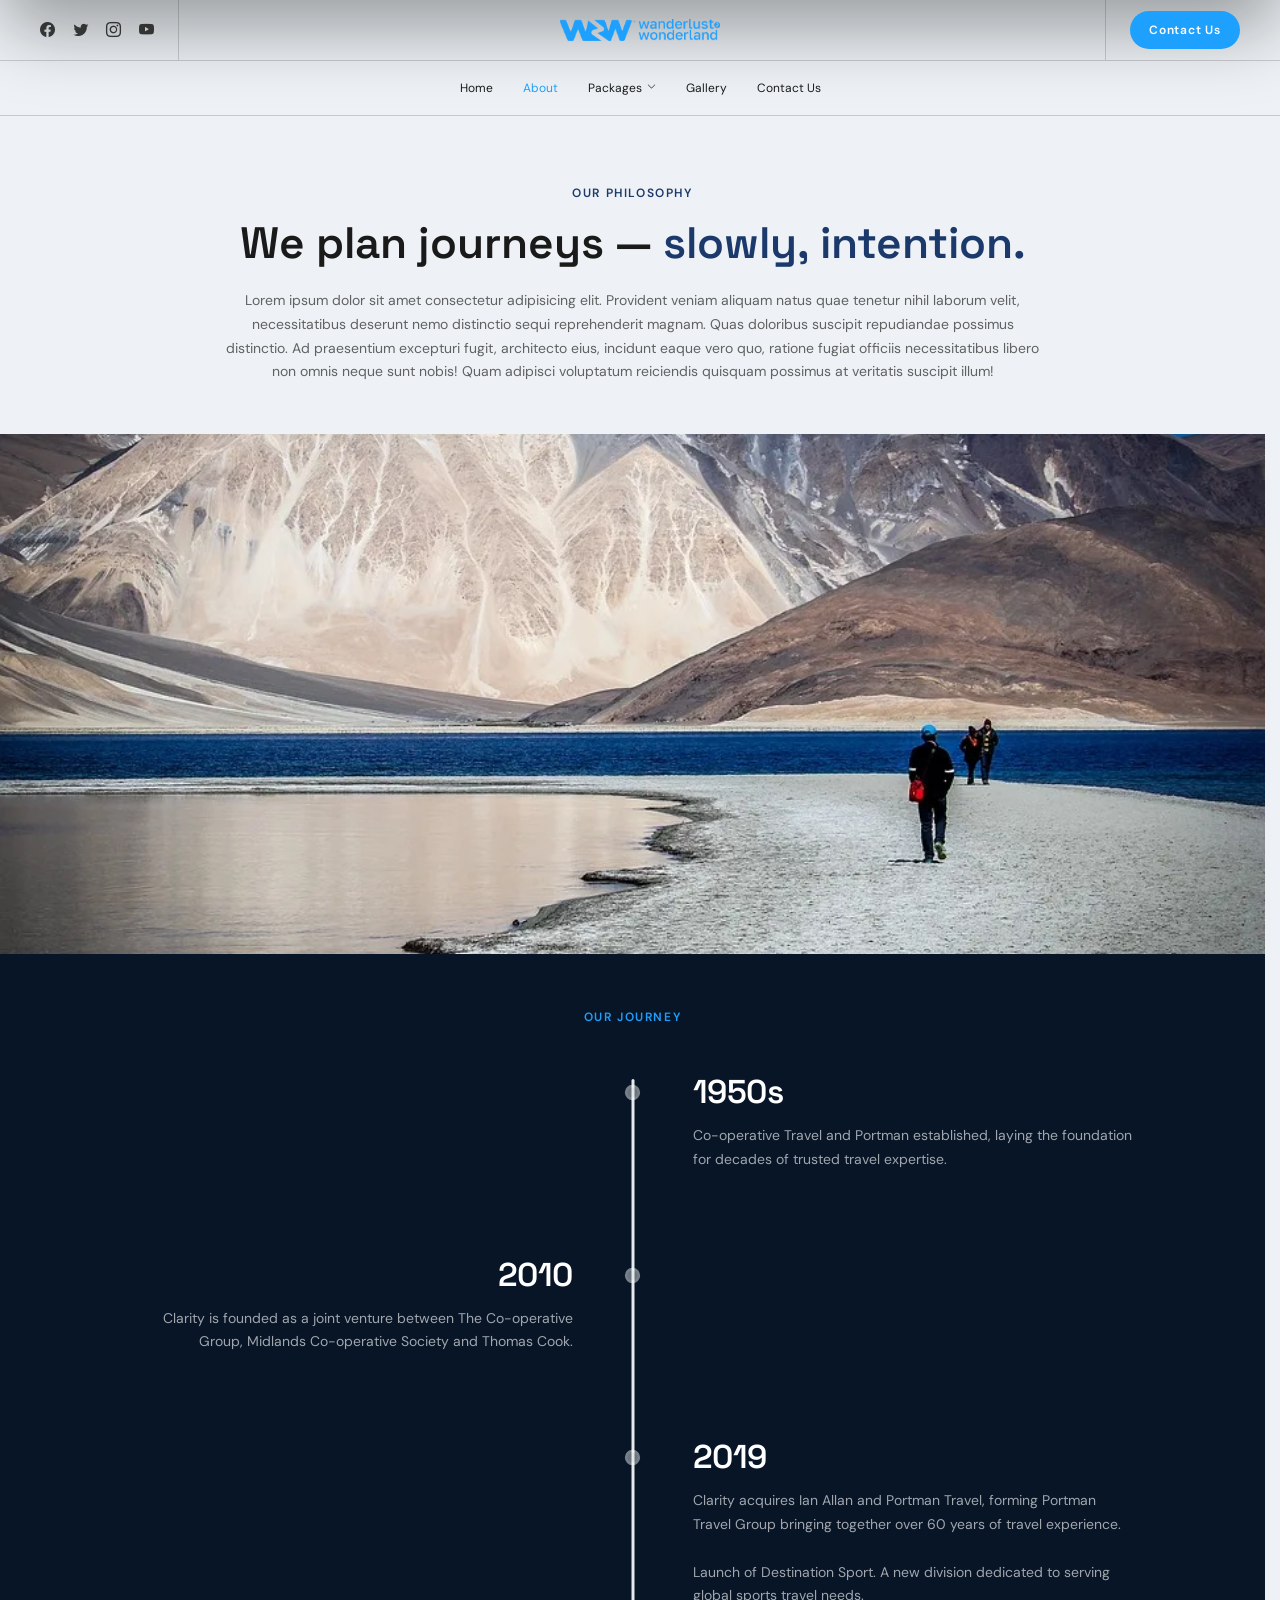
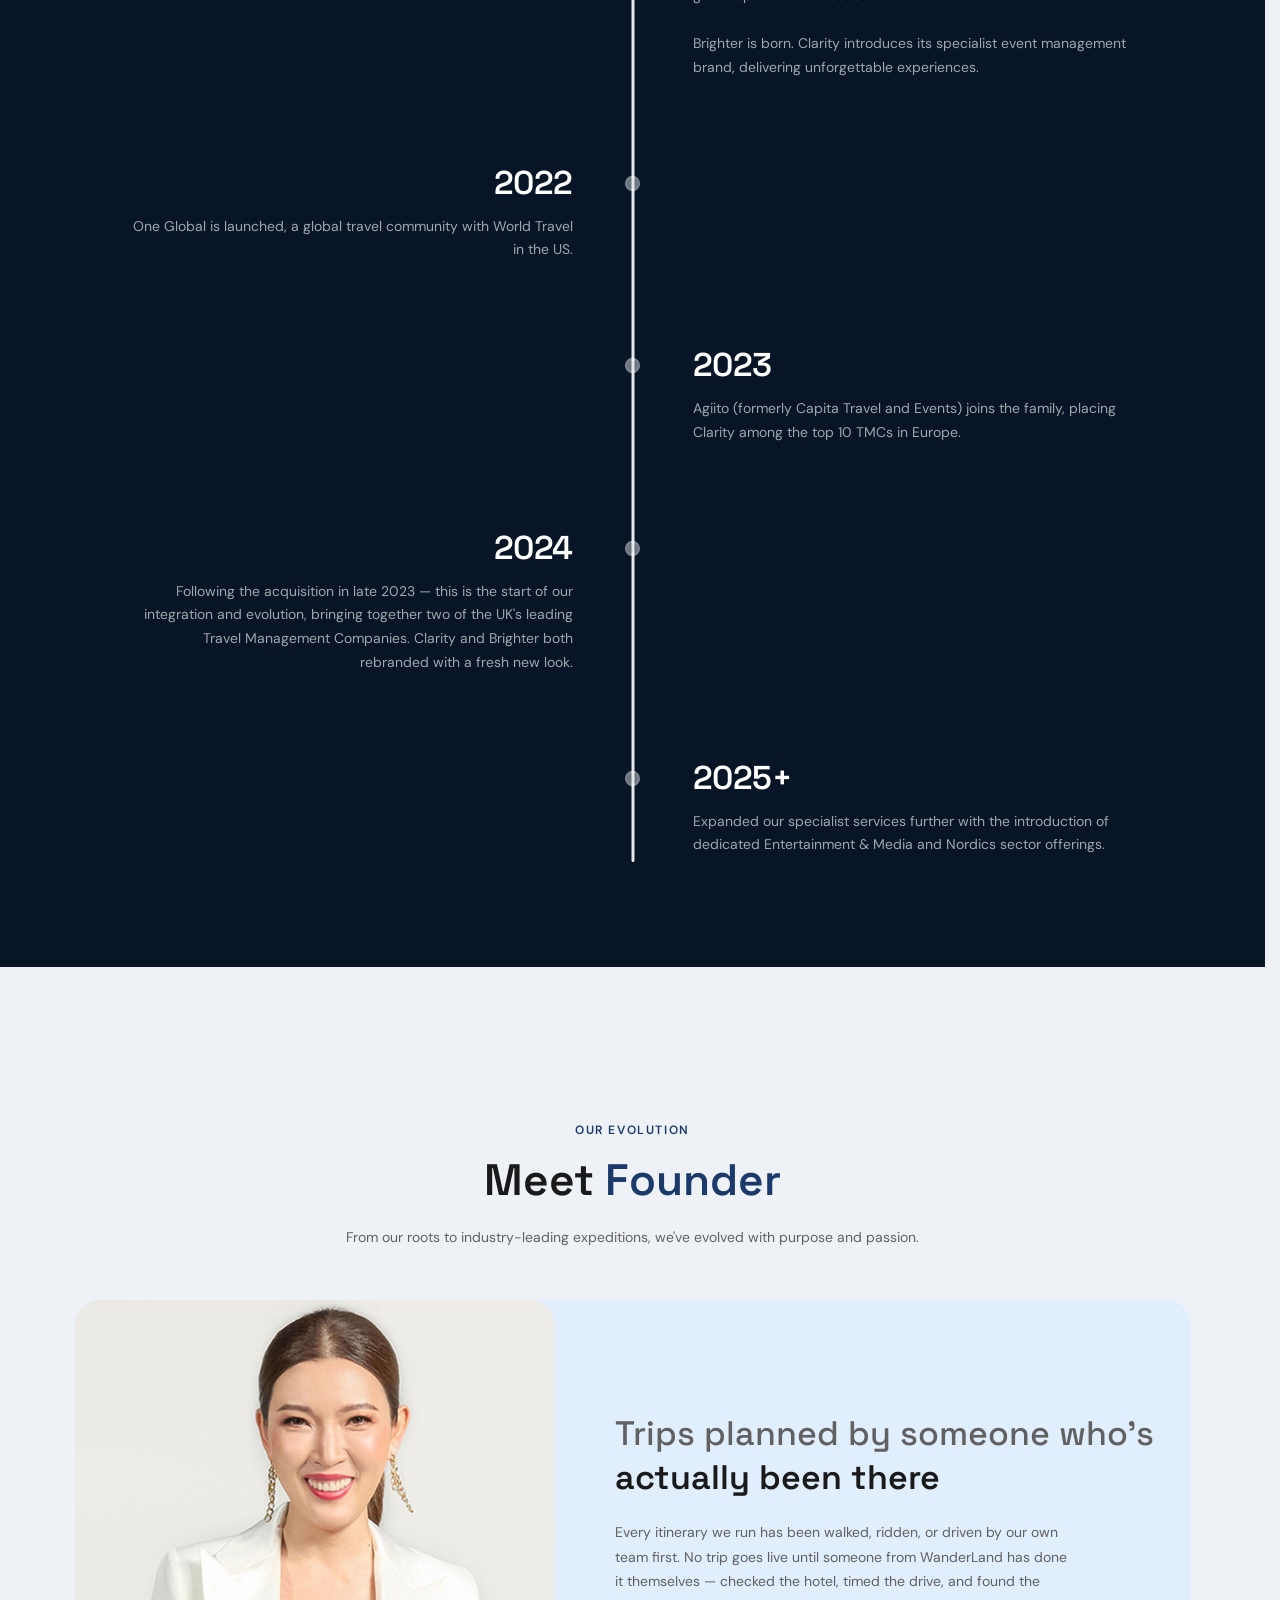
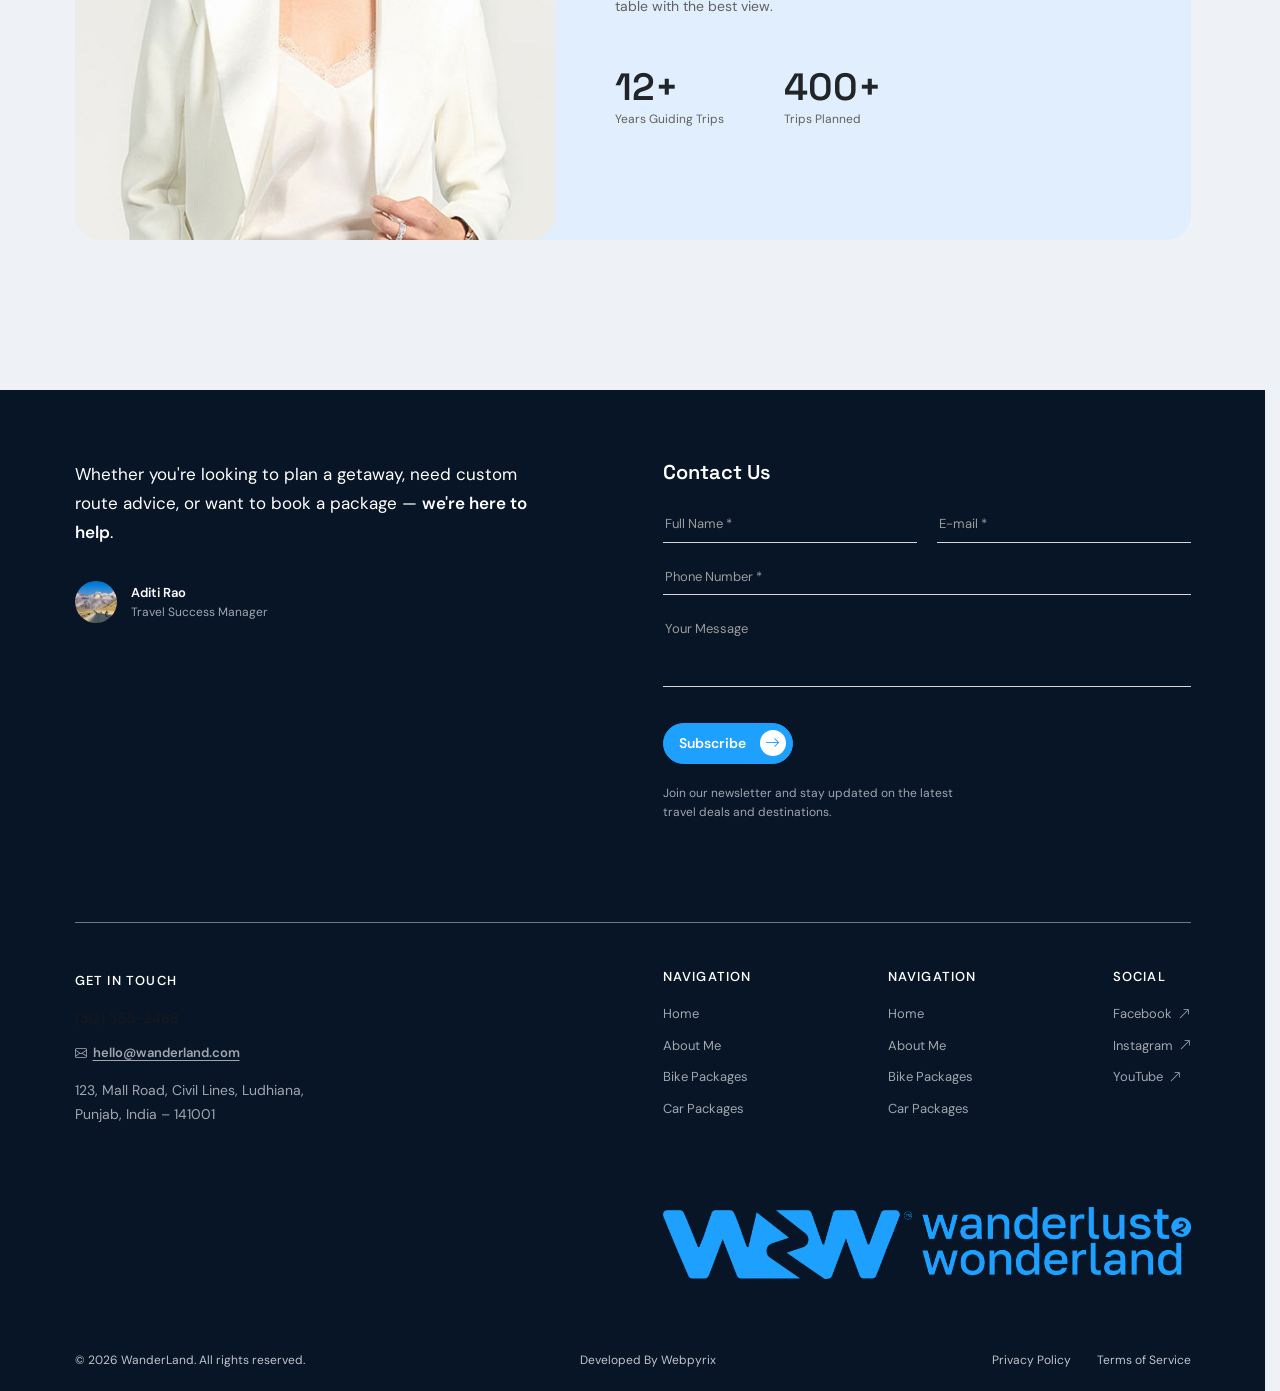
<file: about.html>
<!DOCTYPE html>
<html lang="en">
<head>
<meta charset="UTF-8">
<meta name="viewport" content="width=device-width, initial-scale=1.0">
<title>About Us - WanderLand</title>

<!-- Bootstrap & Icons -->
<link href="https://cdn.jsdelivr.net/npm/bootstrap@5.3.3/dist/css/bootstrap.min.css" rel="stylesheet">
<link rel="stylesheet" href="https://cdn.jsdelivr.net/npm/bootstrap-icons@1.11.3/font/bootstrap-icons.css">
<link href="https://fonts.googleapis.com/css2?family=DM+Sans:wght@400;500;600;700&family=Montserrat:wght@400;500;600&family=Playfair+Display:wght@500;600;700&family=Space+Grotesk:wght@500;600;700&display=swap" rel="stylesheet">

<link rel="stylesheet" href="./style/style.css">
<link rel="stylesheet" href="./style/media.css">
</head>

<body>
    <style>
        .main-nav a { color: var(--heading); }
        .social-icons a { color: var(--heading); }
        .top-bar { border-bottom: 1px solid rgb(0 0 0 / 16%); }
        .contact-wrap { border-left: 1px solid rgb(0 0 0 / 16%); }
        .header-left { border-right: 1px solid rgb(0 0 0 / 16%); }
        .main-nav { border-bottom: 1px solid rgb(0 0 0 / 16%); }
    </style>

<header class="site-header" id="siteHeader">

  <div class="top-bar">
    <div class="top-bar-inner">

      <div class="header-left">
        <div class="social-icons">
          <a href="#" aria-label="Facebook"><i class="bi bi-facebook"></i></a>
          <a href="#" aria-label="Twitter"><i class="bi bi-twitter"></i></a>
          <a href="#" aria-label="Instagram"><i class="bi bi-instagram"></i></a>
          <a href="#" aria-label="YouTube"><i class="bi bi-youtube"></i></a>
        </div>

        <button class="menu-toggle" id="menuToggle" aria-label="Open menu">
          <span class="menu-lines">
            <span></span>
            <span></span>
          </span>
        </button>
      </div>

      <a href="index.html" class="logo">
       <img src="images/logo/Full Logo Horizontal PNG.png" alt="Logo">
      </a>

      <div class="contact-wrap">
        <a href="contact.html">
          <button class="btn-contact project-cta-btn">
            <span class="btn-text">Contact Us</span>
          </button>
        </a>
      </div>

    </div>
  </div>

  <!-- Second nav: main menu -->
  <nav class="main-nav">
    <ul>
      <li><a href="index.html">Home</a></li>
      <li><a href="about.html" class="active">About</a></li>
      <li class="has-dropdown">
        <a href="" class="dropdown-trigger">
          Packages <i class="bi bi-chevron-down dropdown-arrow"></i>
        </a>
        <ul class="nav-dropdown">
          <li><a href="bike-packages.html">Bike Packages</a></li>
          <li><a href="car-packages.html">Car Packages</a></li>
        </ul>
      </li>
      <li><a href="gallery.html">Gallery</a></li>
      <li><a href="contact.html">Contact Us</a></li>
    </ul>
  </nav>

</header>

<!-- ============ FULLSCREEN MENU OVERLAY ============ -->
<div class="mega-menu" id="megaMenu">
  <div class="mega-menu-inner">
    <div class="mega-menu-left">
      <img src="./images/img6.jpg" alt="" id="megaMenuImg" class="mega-menu-img show">
    </div>
    <div class="mega-menu-content">
      <div class="mega-menu-right">
     <ul class="mega-menu-list">
  <li><a href="index.html" data-img="./images/img6.jpg" >Home</a></li>
  <li><a href="about.html" data-img="./images/img4.jpg" class="active">About</a></li>

  <li class="mega-has-sub">
    <a  class="mega-sub-trigger" data-img="./images/img1.jpg">
      Packages <i class="bi bi-chevron-down mega-sub-arrow"></i>
    </a>
    <ul class="mega-sub-list">
      <li><a href="bike-packages.html" data-img="./images/img1.jpg">Bike Packages</a></li>
      <li><a href="car-packages.html" data-img="./images/img3.jpg">Car Packages</a></li>
    </ul>
  </li>

  <li><a href="#" data-img="./images/img9.jpg">Stories</a></li>
  <li><a href="gallery.html" data-img="./images/img5.jpg">Gallery</a></li>
  <li><a href="contact.html" data-img="./images/img7.jpg">Contact Us</a></li>
</ul>
      </div>

      <div class="mega-menu-info">
        <div class="mega-menu-info-block">
          <span class="mega-info-label">Social</span>
          <a href="#">Facebook</a>
          <a href="#">Instagram</a>
          <a href="#">YouTube</a>
        </div>
        <div class="mega-menu-info-block">
          <span class="mega-info-label">Find Us</span>
          <p class="mega-info-line">123, Mall Road, Civil Lines</p>
          <p class="mega-info-line">Ludhiana, Punjab, India – 141001</p>
        </div>
      </div>
    </div>
  </div>
</div>

<!-- ============ PAGE WRAP ============ -->
<div class="page-wrap">

  <!-- ============================================================
       1. ABOUT HERO SECTION (Our Philosophy)
       ============================================================ -->
  <section class="about-hero-section">
    <div class="container">

      <!-- Reusable Center Heading (Matches index.html) -->
      <div class="section-heading-center">
        <span class="packages-eyebrow">Our Philosophy</span>

        <h1>
          We plan journeys  — <span class="heading-highlight">slowly, intention.</span>
        </h1>

        <p class="para">
Lorem ipsum dolor sit amet consectetur adipisicing elit. Provident veniam aliquam natus quae tenetur nihil laborum velit, necessitatibus deserunt nemo distinctio sequi reprehenderit magnam. Quas doloribus suscipit repudiandae possimus distinctio.
Ad praesentium excepturi fugit, architecto eius, incidunt eaque vero quo, ratione fugiat officiis necessitatibus libero non omnis neque sunt nobis! Quam adipisci voluptatum reiciendis quisquam possimus at veritatis suscipit illum!        </p>
      </div>
         </div>

      <!-- Big Center Rounded Image -->
      <div class="about-hero-image-wrap">
        <div class="about-hero-image-card">
          <img src="./images/img10.webp" alt="WanderLand Landscape" onerror="this.src='https://placehold.co/1200x675/1ea0fe/ffffff?text=Add+Photo'">
        </div>
      </div>

 
  </section>

  <style>
    /* ============ 1. ABOUT HERO SECTION STYLES ============ */

   

    .about-hero-section {
        padding: 180px 0 0px;
        text-align: center;
    }

    /* Common Reusable Section Heading */
    .section-heading-center {
        text-align: center;
        max-width: 820px;
        margin: 0 auto 50px;
  
    }

    .section-heading-center .packages-eyebrow {
        margin-bottom: 14px;
        display: inline-block;
    }

    .section-heading-center h1,
    .section-heading-center h2 {
        font-size: clamp(26px, 3.8vw, 44px);
        font-weight: 600;
        line-height: 1.25;
        color: var(--heading);
        margin-bottom: 18px;
    }

    .section-heading-center .para {
        font-size: 14px;
        line-height: 1.7;
        color: var(--para);
        /* max-width: 640px; */
        margin: 0 auto;
    }

    /* Center Rounded Image */


    .about-hero-image-card {
        width: 100%;
        /* aspect-ratio: 16 / 9; */
        height: 520px;
        /* border-radius: var(--card-radius); */
        overflow: hidden;
   
        /* border: 1px solid #dfe3e4; */
    }

    .about-hero-image-card img {
        width: 100%;
        height: 100%;
        object-fit: cover;
        display: block;
        transition: transform 0.8s ease;
    }

    .about-hero-image-card:hover img {
        transform: scale(1.03);
    }


  </style>


  <!-- ============================================================
       2. SCROLL TIMELINE SECTION (Our Evolution)
       ============================================================ -->
  <section class="journey-timeline-section" id="journeyTimeline">
    <div class="container">

      <!-- Reusable Heading (Same class) -->
      <div class="section-heading-center" style="margin-bottom: 14px;">
        <span class="packages-eyebrow" style="color: var(--primary);">Our Journey</span>
        <!-- <h2>
          A journey built on <span class="heading-highlight">people and progress</span>
        </h2>
        <p class="para">
          From our roots to industry-leading expeditions, we've evolved with purpose and passion.
        </p> -->
      </div>





      

      <!-- Timeline Wrapper -->
      <div class="journey-timeline-body">

        <!-- Track Line & Scroll Progress Line -->
        <div class="journey-line-track" id="journeyTrack">
          <div class="journey-line-progress" id="journeyProgress"></div>
        </div>

        <!-- 1. 1950s -->
        <div class="journey-row is-right">
          <div class="journey-side journey-side-left"></div>
          <div class="journey-center-col">
            <span class="journey-dot"></span>
          </div>
          <div class="journey-side journey-side-right">
            <h3 class="journey-year">1950s</h3>
            <p class="para journey-desc">Co-operative Travel and Portman established, laying the foundation for decades of trusted travel expertise.</p>
          </div>
        </div>

        <!-- 2. 2010 -->
        <div class="journey-row is-left">
          <div class="journey-side journey-side-left">
            <h3 class="journey-year">2010</h3>
            <p class="para journey-desc">Clarity is founded as a joint venture between The Co-operative Group, Midlands Co-operative Society and Thomas Cook.</p>
          </div>
          <div class="journey-center-col">
            <span class="journey-dot"></span>
          </div>
          <div class="journey-side journey-side-right"></div>
        </div>

        <!-- 3. 2019 -->
        <div class="journey-row is-right">
          <div class="journey-side journey-side-left"></div>
          <div class="journey-center-col">
            <span class="journey-dot"></span>
          </div>
          <div class="journey-side journey-side-right">
            <h3 class="journey-year">2019</h3>
            <p class="para journey-desc">Clarity acquires Ian Allan and Portman Travel, forming Portman Travel Group bringing together over 60 years of travel experience.<br><br>Launch of Destination Sport. A new division dedicated to serving global sports travel needs.<br><br>Brighter is born. Clarity introduces its specialist event management brand, delivering unforgettable experiences.</p>
          </div>
        </div>

        <!-- 4. 2022 -->
        <div class="journey-row is-left">
          <div class="journey-side journey-side-left">
            <h3 class="journey-year">2022</h3>
            <p class="para journey-desc">One Global is launched, a global travel community with World Travel in the US.</p>
          </div>
          <div class="journey-center-col">
            <span class="journey-dot"></span>
          </div>
          <div class="journey-side journey-side-right"></div>
        </div>

        <!-- 5. 2023 -->
        <div class="journey-row is-right">
          <div class="journey-side journey-side-left"></div>
          <div class="journey-center-col">
            <span class="journey-dot"></span>
          </div>
          <div class="journey-side journey-side-right">
            <h3 class="journey-year">2023</h3>
            <p class="para journey-desc">Agiito (formerly Capita Travel and Events) joins the family, placing Clarity among the top 10 TMCs in Europe.</p>
          </div>
        </div>

        <!-- 6. 2024 -->
        <div class="journey-row is-left">
          <div class="journey-side journey-side-left">
            <h3 class="journey-year">2024</h3>
            <p class="para journey-desc">Following the acquisition in late 2023 — this is the start of our integration and evolution, bringing together two of the UK's leading Travel Management Companies. Clarity and Brighter both rebranded with a fresh new look.</p>
          </div>
          <div class="journey-center-col">
            <span class="journey-dot"></span>
          </div>
          <div class="journey-side journey-side-right"></div>
        </div>

        <!-- 7. 2025+ -->
        <div class="journey-row is-right">
          <div class="journey-side journey-side-left"></div>
          <div class="journey-center-col">
            <span class="journey-dot"></span>
          </div>
          <div class="journey-side journey-side-right">
            <h3 class="journey-year">2025+</h3>
            <p class="para journey-desc">Expanded our specialist services further with the introduction of dedicated Entertainment &amp; Media and Nordics sector offerings.</p>
          </div>
        </div>

      </div>

    </div>
  </section>

  <style>
    /* ============ 2. SCROLL TIMELINE SECTION STYLES ============ */
    .journey-timeline-section {
        /* padding: 100px 0 70px; */
        /* background-color: var(--white); */
        position: relative;
        overflow: hidden;
        background-color: var(--footer-color);
        padding: 50px 0px 70px;
   
    }

  

    .journey-timeline-body {
        position: relative;
        max-width: 1060px;
        margin: 0 auto;
        padding: 20px 15px 40px;
    }

    /* Track line (Desktop center) */
    .journey-line-track {
        position: absolute;
        left: 50%;
        top: 25px;
        bottom: 35px;
        width: 3px;
        background: #e5e9ec;
        transform: translateX(-50%);
        border-radius: 999px;
        z-index: 1;
    }

    /* Animated progress line */
    .journey-line-progress {
        position: absolute;
        left: 0;
        top: 0;
        width: 100%;
        height: 0px;
        background: var(--primary);
        border-radius: 999px;
        transition: height 0.08s linear;
        will-change: height;
    }

    /* Desktop Alternating Rows (3 columns) */
    .journey-row {
        display: grid;
        grid-template-columns: 1fr 70px 1fr;
        align-items: flex-start;
        margin-bottom: 85px;
        position: relative;
        z-index: 2;
    }

    .journey-row:last-child {
        margin-bottom: 0;
    }

    .journey-center-col {
        display: flex;
        justify-content: center;
        position: relative;
    }

    /* Dot Inactive */
    .journey-dot {
        width: 17px;
        height: 17px;
        border-radius: 50%;
        background: #e2e8ea;
        border: 3px solid var(--white);
        /* box-shadow: 0 0 0 1px #d0d7da; */
        margin-top: 10px;
        opacity: 0.45;
        transform: scale(0.9);
        transition: all 0.3s cubic-bezier(0.34, 1.56, 0.64, 1);
    }

    /* Dot Active (Solid Black when line reaches it) */
    .journey-row.active .journey-dot {
        opacity: 1;
        background:var(--heading);
        border: 3px solid var(--white);
        /* box-shadow: 0 0 0 2px #1a1a1a, 0 4px 12px rgba(0, 0, 0, 0.25); */
        transform: scale(1.25);
    }

    .journey-year {
        font-family: "Space Grotesk", sans-serif;
        font-size: clamp(22px, 3.4vw, 33px);
        font-weight: 600;
    
        color: var(--heading);
        line-height: 1.15;
        margin-bottom: 12px;
        letter-spacing: -0.5px;
        color: var(--white);
    }

    .journey-desc {
        font-size: 14px;
        line-height: 1.7;
        color: var(--para);
    }

    /* Desktop Left side */
    .journey-side-left {
        text-align: right;
        padding-right: 25px;
    }

    .journey-side-left .journey-desc {
        margin-left: auto;
        max-width: 440px;
        color: var(--footer-text);
    }

    /* Desktop Right side */
    .journey-side-right {
        text-align: left;
        padding-left: 25px;
    }

    .journey-side-right .journey-desc {
        margin-right: auto;
        max-width: 440px;
        color:var(--footer-text);
    }

  
  </style>




<!-- ============================================================
     CEO / FOUNDER SECTION
     ============================================================ -->
<section class="ceo-section">
  <div class="container">



          <div class="section-heading-center">
        <span class="packages-eyebrow">Our Evolution</span>
        <h2>
            Meet<span class="heading-highlight"> Founder</span>
        </h2>
        <p class="para">
          From our roots to industry-leading expeditions, we've evolved with purpose and passion.
        </p>
      </div>

    <div class="ceo-layout">

      <div class="ceo-img">
        <img src="./images/img-cover-m.jpg" alt="WanderLand Founder" onerror="this.src='https://placehold.co/700x700/1ea0fe/ffffff?text=Add+Photo'">
      </div>

      <div class="ceo-content">
        <h2 class="ceo-heading">
          <span class="ceo-heading-light">Trips planned by someone who's</span> actually been there
        </h2>

        <p class="para ceo-text">Every itinerary we run has been walked, ridden, or driven by our own team first. No trip goes live until someone from WanderLand has done it themselves — checked the hotel, timed the drive, and found the table with the best view.</p>

        <div class="ceo-stats">
          <div class="ceo-stat">
            <span class="ceo-stat-num">12+</span>
            <span class="ceo-stat-label">Years Guiding Trips</span>
          </div>
          <div class="ceo-stat">
            <span class="ceo-stat-num">400+</span>
            <span class="ceo-stat-label">Trips Planned</span>
          </div>
        </div>
      </div>

    </div>

  </div>
</section>

<style>
  /* ============ CEO / FOUNDER SECTION ============ */

.ceo-section{
    padding: 150px 0px;
}

.ceo-layout{
    display: grid;
    grid-template-columns: 480px 1fr;
    gap: 60px;
    align-items: center;
    background-color: var(--section-color);
    border-radius: var(--card-radius);
}

.ceo-img{
    /* aspect-ratio: 1 / 1; */
    height: 540px;
    border-radius: var(--card-radius);
    overflow: hidden;
}

.ceo-img img{
    width: 100%;
    height: 100%;
    object-fit: cover;
    display: block;
}

.ceo-heading{
    font-size: clamp(24px, 2.8vw, 34px);
    font-weight: 600;
    line-height: 1.3;
    margin-bottom: 20px;
}

.ceo-heading-light{
    color: var(--para);
    font-weight: 500;
}

.ceo-text{
    font-size: 14px;
    line-height: 1.75;
    max-width: 460px;
    margin-bottom: 50px;
}

.ceo-stats{
    display: flex;
    gap: 60px;
}

.ceo-stat{
    display: flex;
    flex-direction: column;
    gap: 4px;
}

.ceo-stat-num{
    font-family: "Space Grotesk", sans-serif;
    font-size: clamp(28px, 3.2vw, 38px);
    font-weight: 600;

    line-height: 1;
}

.ceo-stat-label{
    font-size: 12px;
    color: var(--para);
}

.ceo-content{
  padding-right: 20px;
}

</style>






<style>
  /* ============================================================
   RESPONSIVE — ALL SECTIONS (About Hero + Journey Timeline + CEO + Footer)
   ============================================================ */
@media (max-width: 1200px) {
  .ceo-section {
    padding: 120px 0px;
  }


}
@media (max-width: 992px) {
  /* About Hero */

  .about-hero-image-card { height: 420px; }

  /* Journey Timeline */

  .journey-row { margin-bottom: 65px; }

  /* CEO / Founder */
  .ceo-layout { grid-template-columns: 380px 1fr; gap: 40px; }
  .ceo-img { height: 460px; }
  .ceo-stats { gap: 40px; }


  /* Footer */
  .footer-top { grid-template-columns: 1fr; gap: 40px; }
  .footer-links-row { grid-template-columns: 1fr; gap: 40px; }
  .footer-nav { grid-template-columns: repeat(3, 1fr); gap: 20px; }
}

@media (max-width: 767px) {
  /* About Hero */

  .about-hero-image-card { height: 320px; }
    .about-hero-section { padding: 110px 0 0px; }

  /* Journey Timeline */

  .journey-timeline-body { padding: 10px 15px 30px 42px; }

  .journey-line-track {
    left: 17px;
    top: 12px;
    bottom: 25px;
    width: 2px;
    transform: none;
  }

  .journey-row {
    display: block;
    position: relative;
    margin-bottom: 48px;
  }

  .journey-center-col {
    position: absolute;
    left: -32px;
    top: 4px;
    width: 14px;
    height: 14px;
    display: flex;
    align-items: center;
    justify-content: center;
  }

  .journey-dot {
    width: 14px;
    height: 14px;
    margin-top: 0;
    border: 2.5px solid var(--white);
    box-shadow: 0 0 0 1px #d0d7da;
  }

  .journey-row.active .journey-dot {
    transform: scale(1.15);
    box-shadow: 0 0 0 2px #1a1a1a;
  }

  .journey-row.is-right .journey-side-left { display: none !important; }
  .journey-row.is-left .journey-side-right { display: none !important; }

  .journey-side-left,
  .journey-side-right {
    display: block !important;
    text-align: left !important;
    padding: 0 !important;
    max-width: 100% !important;
  }

  .journey-side-left .journey-desc,
  .journey-side-right .journey-desc {
    margin: 0 !important;
    max-width: 100% !important;
    text-align: left !important;
  }

  .journey-year { margin-bottom: 8px; }
  .journey-desc { font-size: 13.5px; line-height: 1.6; color: var(--para); }

  /* CEO / Founder */
 
  .ceo-layout {
    grid-template-columns: 1fr;
    gap: 30px;
    text-align: center;
  }
  .ceo-img {

    height: 100%;
 
  }
  .ceo-text { margin: 0 auto 34px; }
  .ceo-stats { justify-content: center; }

  /* Footer */
  .footer-person { flex-wrap: wrap; }
  .footer-form-row { grid-template-columns: 1fr; }
  .footer-nav { grid-template-columns: 1fr 1fr; }
  .footer-logo { flex-direction: column; align-items: flex-start; gap: 20px; }
  .footer-bottom-inner {
    flex-direction: column;
    gap: 12px;
    text-align: center;
  }
  .ceo-content{
    padding: 0px 20px 40px 20px;
  }
}

@media (max-width: 576px) {
    .ceo-section {
    padding: 90px 0px 110px;
  }
  /* About Hero */
  .about-hero-section { padding: 100px 0 0px; }


  /* Journey Timeline */
  .journey-timeline-body { padding: 10px 12px 24px 34px; }
  .journey-line-track { left: 14px; }
  .journey-center-col { left: -26px; }

  /* CEO / Founder */

  .ceo-stats { gap: 28px; }
  .ceo-stat-num { font-size: 26px; }

  /* Footer */
  .footer-nav { grid-template-columns: 1fr; }
  .footer-form-row input { font-size: 13px; }
      .about-hero-image-card {
        height: 270px;
      }
}
</style>



  <!-- ============ FOOTER ============ -->
  <footer class="site-footer">
    <div class="footer-panel">
      <div class="container">

        <div class="footer-top">
          <div class="footer-intro">
            <p class="para footer-intro-text">Whether you're looking to plan a getaway, need custom route advice, or want to book a package — <span class="highlight">we're here to help</span>.</p>
            <div class="footer-person">
              <img src="./images/img2.jpg" class="footer-person-avatar" alt="Support person">
              <div class="footer-person-info">
                <span class="footer-person-name">Aditi Rao</span>
                <span class="footer-person-role">Travel Success Manager</span>
              </div>
            </div>
          </div>

          <div class="footer-newsletter">
            <h3>Contact Us</h3>
            <form class="footer-form" id="footerForm">
              <div class="footer-form-row">
                <input type="text" placeholder="Full Name *" required>
                <input type="email" placeholder="E-mail *" required>
              </div>
              <div class="footer-form-row">
                <input type="tel" placeholder="Phone Number *" required>
              </div>
              <textarea placeholder="Your Message" rows="3"></textarea>
              <button type="submit" class="long-btn footer-submit-btn">
                <span class="btn-text">Subscribe</span>
                <span class="btn-arrow"><i class="bi bi-arrow-right"></i></span>
              </button>
            </form>
            <p class="para footer-newsletter-note">Join our newsletter and stay updated on the latest travel deals and destinations.</p>
          </div>
        </div>

        <div class="footer-divider"></div>

        <div class="footer-links-row">
          <div class="footer-address">
            <div class="footer-col footer-contact">
              <span class="footer-col-label">Get In Touch</span>
              <div class="footer-phone">(312) 555-2468</div>
              <a href="mailto:hello@wanderland.com" class="footer-email">
                <i class="bi bi-envelope"></i> hello@wanderland.com
              </a>
              <p class="para footer-address">123, Mall Road, Civil Lines, Ludhiana, Punjab, India – 141001</p>
            </div>
          </div>

          <div class="footer-nav">
            <div class="footer-col">
              <span class="footer-col-label">Navigation</span>
              <a href="index.html">Home</a>
              <a href="about.html">About Me</a>
              <a href="bike-packages.html">Bike Packages</a>
              <a href="car-packages.html">Car Packages</a>
            </div>
            <div class="footer-col">
              <span class="footer-col-label">Navigation</span>
              <a href="index.html">Home</a>
              <a href="about.html">About Me</a>
              <a href="bike-packages.html">Bike Packages</a>
              <a href="car-packages.html">Car Packages</a>
            </div>

            <div class="footer-col">
              <span class="footer-col-label">Social</span>
              <a href="#">Facebook <i class="bi bi-arrow-up-right"></i></a>
              <a href="#">Instagram <i class="bi bi-arrow-up-right"></i></a>
              <a href="#">YouTube <i class="bi bi-arrow-up-right"></i></a>
            </div>
          </div>
        </div>

        <div class="footer-logo">
          <div class="footer-logo-blank"></div>
          <div class="footer-logo-wrap">
            <img src="images/logo/Full Logo Horizontal PNG.png" alt="WanderLand" class="footer-logo-img">
          </div>
        </div>

      </div>
    </div>

    <div class="footer-bottom">
      <div class="container footer-bottom-inner">
        <span>© 2026 WanderLand. All rights reserved.</span>
        <a href="" class="webpyrix">Developed By Webpyrix</a>
        <div class="footer-bottom-links">
          <a href="#">Privacy Policy</a>
          <a href="#">Terms of Service</a>
        </div>
      </div>
    </div>
  </footer>

</div><!-- /page-wrap -->

<script src="https://cdn.jsdelivr.net/npm/bootstrap@5.3.3/dist/js/bootstrap.bundle.min.js"></script>
<script src="https://cdnjs.cloudflare.com/ajax/libs/jquery/3.7.1/jquery.min.js"></script>
<script src="./javascript/script.js"></script>

<!-- ============ TIMELINE SCROLL SCRIPT ============ -->
<script>
function initJourneyTimeline() {
  const track = document.getElementById('journeyTrack');
  const progress = document.getElementById('journeyProgress');
  const rows = document.querySelectorAll('.journey-row');

  if (!track || !progress || rows.length === 0) return;

  function onScroll() {
    const trackRect = track.getBoundingClientRect();
    const windowHeight = window.innerHeight;

    // Screen ke 50% (center of viewport) par line calculate karein
    const triggerY = windowHeight * 0.5;

    const currentDist = triggerY - trackRect.top;
    const totalDist = trackRect.height;

    let linePixels = Math.max(0, Math.min(totalDist, currentDist));
    progress.style.height = linePixels + 'px';

    // Dot activation check: jab line dot ke center tak pohnche
    rows.forEach(function (row) {
      const dot = row.querySelector('.journey-dot');
      if (!dot) return;
      const dotRect = dot.getBoundingClientRect();
      const dotCenterY = dotRect.top + (dotRect.height / 2);

      if (dotCenterY <= triggerY) {
        row.classList.add('active');
      } else {
        row.classList.remove('active');
      }
    });
  }

  window.addEventListener('scroll', onScroll, { passive: true });
  window.addEventListener('resize', onScroll);
  onScroll();
}

if (document.readyState === 'loading') {
  document.addEventListener('DOMContentLoaded', initJourneyTimeline);
} else {
  initJourneyTimeline();
}
</script>

</body>
</html>
</file>
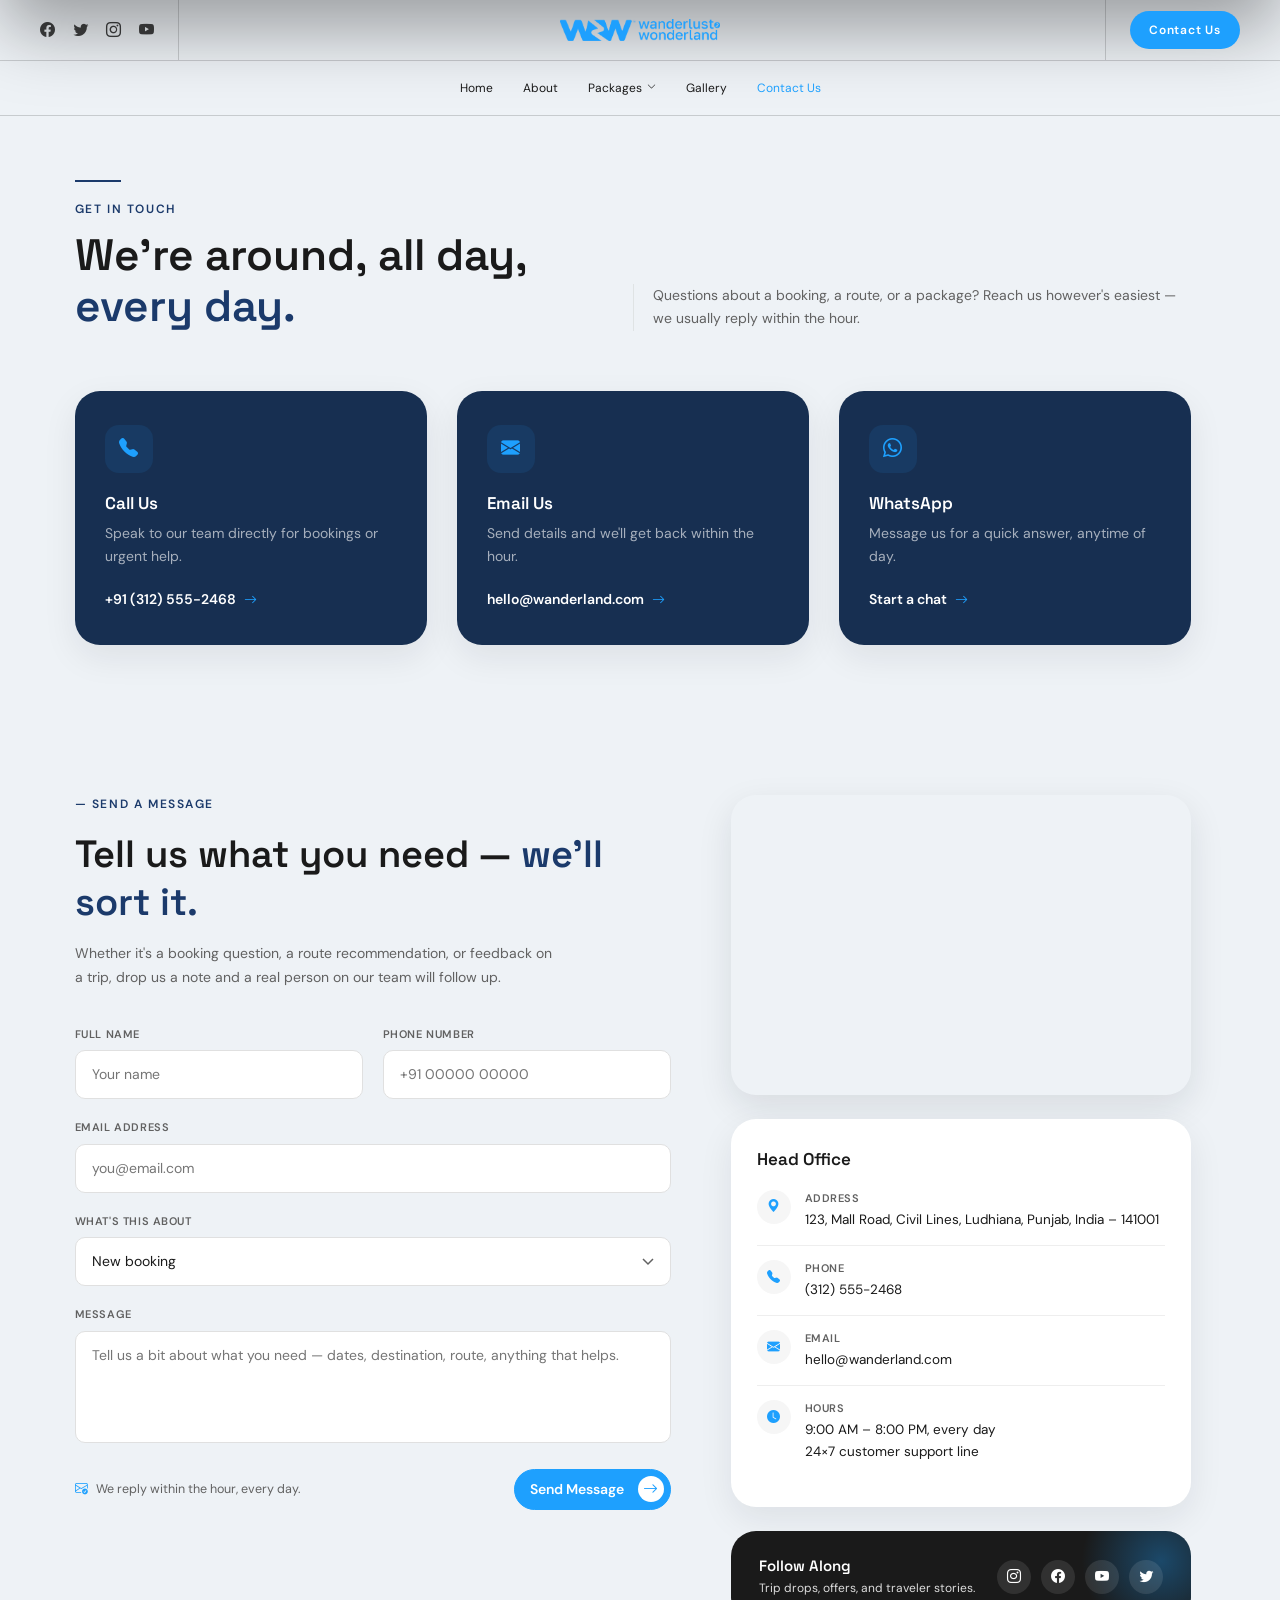
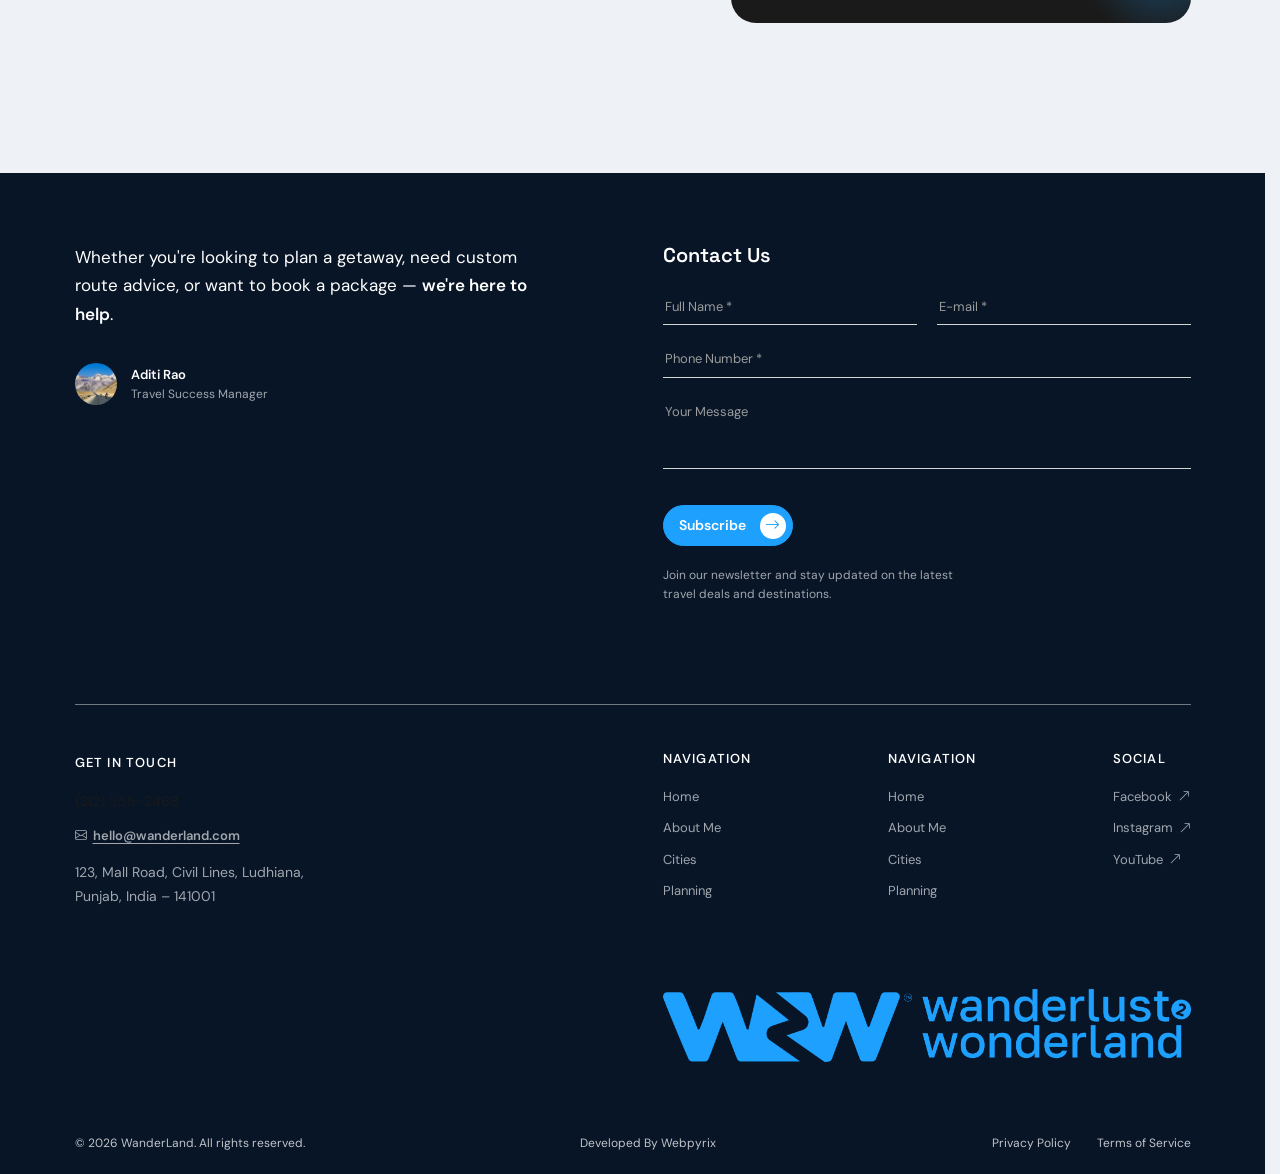
<file: contact.html>
<!DOCTYPE html>
<html lang="en">
<head>
<meta charset="UTF-8">
<meta name="viewport" content="width=device-width, initial-scale=1.0">
<title>Contact Us - WanderLand</title>

<link href="https://cdn.jsdelivr.net/npm/bootstrap@5.3.3/dist/css/bootstrap.min.css" rel="stylesheet">
<link rel="stylesheet" href="https://cdn.jsdelivr.net/npm/bootstrap-icons@1.11.3/font/bootstrap-icons.css">
<link href="https://fonts.googleapis.com/css2?family=Playfair+Display:wght@500;600;700&family=Montserrat:wght@400;500;600&display=swap" rel="stylesheet">

<link rel="stylesheet" href="./style/style.css">
<link rel="stylesheet" href="./style/media.css">
</head>

<body>

    <style>
        .main-nav a {  color: var(--heading); }
        .social-icons a { color: var(--heading); }
        .top-bar { border-bottom: 1px solid rgb(0 0 0 / 16%); }
        .contact-wrap { border-left: 1px solid rgb(0 0 0 / 16%); }
        .header-left { border-right: 1px solid rgb(0 0 0 / 16%); }
        .main-nav { border-bottom: 1px solid rgb(0 0 0 / 16%); }
    </style>

<header class="site-header" id="siteHeader">

  <div class="top-bar">
    <div class="top-bar-inner">

      <div class="header-left">
        <div class="social-icons">
          <a href="#" aria-label="Facebook"><i class="bi bi-facebook"></i></a>
          <a href="#" aria-label="Twitter"><i class="bi bi-twitter"></i></a>
          <a href="#" aria-label="Instagram"><i class="bi bi-instagram"></i></a>
          <a href="#" aria-label="YouTube"><i class="bi bi-youtube"></i></a>
        </div>

      <button class="menu-toggle" id="menuToggle" aria-label="Open menu">
  <span class="menu-lines">
    <span></span>
    <span></span>
  </span>
</button>
      </div>

      <a href="index.html" class="logo">
       <img src="images/logo/Full Logo Horizontal PNG.png" alt="Logo">
      </a>

      <div class="contact-wrap">
        <a href="contact.html" class="btn-contact">
          <span class="btn-text">Contact Us</span>
        </a>
      </div>

    </div>
  </div>

  <!-- second nav -->

  <nav class="main-nav">
    <ul>
   <li><a href="index.html" >Home</a></li>
      <li><a href="about.html">About</a></li>
      <li class="has-dropdown">
        <a href="" class="dropdown-trigger">
          Packages <i class="bi bi-chevron-down dropdown-arrow"></i>
        </a>
        <ul class="nav-dropdown">
          <li><a href="bike-packages.html">Bike Packages</a></li>
          <li><a href="car-packages.html">Car Packages</a></li>
  
        </ul>
      </li>
      <li><a href="gallery.html">Gallery</a></li>
      <li><a href="contact.html" class="active">Contact Us</a></li>
    </ul>
  </nav>

</header>


<!-- ============ FULLSCREEN MENU OVERLAY ============ -->
<div class="mega-menu" id="megaMenu">
  <div class="mega-menu-inner">
    <div class="mega-menu-left">
      <img src="./images/img6.jpg" alt="" id="megaMenuImg" class="mega-menu-img show">
    </div>
    <div class="mega-menu-content">
      <div class="mega-menu-right">
    <ul class="mega-menu-list">
  <li><a href="index.html" data-img="./images/img6.jpg" >Home</a></li>
  <li><a href="about.html" data-img="./images/img4.jpg">About</a></li>

  <li class="mega-has-sub">
    <a class="mega-sub-trigger" data-img="./images/img1.jpg">
      Packages <i class="bi bi-chevron-down mega-sub-arrow"></i>
    </a>
    <ul class="mega-sub-list">
      <li><a href="bike-packages.html" data-img="./images/img1.jpg">Bike Packages</a></li>
      <li><a href="car-packages.html" data-img="./images/img3.jpg">Car Packages</a></li>
    </ul>
  </li>

  <li><a href="#" data-img="./images/img9.jpg">Stories</a></li>
  <li><a href="gallery.html" data-img="./images/img5.jpg">Gallery</a></li>
  <li><a href="contact.html" data-img="./images/img7.jpg" class="active">Contact Us</a></li>
</ul>
      </div>

      <div class="mega-menu-info">
        <div class="mega-menu-info-block">
          <span class="mega-info-label">Social</span>
          <a href="#">Facebook</a>
          <a href="#">Instagram</a>
          <a href="#">YouTube</a>
        </div>
        <div class="mega-menu-info-block">
          <span class="mega-info-label">Find Us</span>
          <p class="mega-info-line">123, Mall Road, Civil Lines</p>
          <p class="mega-info-line">Ludhiana, Punjab, India – 141001</p>
        </div>
      </div>
    </div>
  </div>
</div>

<!-- ============ PAGE WRAP ============ -->
<div class="page-wrap">

<!-- ============ PAGE HEADER (matches bike/car packages pattern) ============ -->
<section class="page-header-clean">
  <div class="container">

    <div class="packages-heading" style="border-bottom: none; margin-bottom: 0; padding-bottom: 0;">
      <div class="heading-left">
        <span class="packages-eyebrow">Get In Touch</span>
        <h1 style="font-style: normal;">We're around, all day, <span class="heading-highlight">every day.</span></h1>
      </div>
      <div class="heading-right">
        <p class="para">Questions about a booking, a route, or a package? Reach us however's easiest — we usually reply within the hour.</p>
      </div>
    </div>



  </div>
</section>

<!-- ============ GET IN TOUCH CARDS SECTION ============ -->
<section class="get-in-touch-section">
  <div class="container">

    <div class="contact-cards">

      <div class="contact-card">
        <span class="contact-card-icon"><i class="bi bi-telephone-fill"></i></span>
        <h4>Call Us</h4>
        <p class="para">Speak to our team directly for bookings or urgent help.</p>
        <a href="tel:+913125552468" class="contact-card-link">+91 (312) 555-2468 <i class="bi bi-arrow-right"></i></a>
      </div>

      <div class="contact-card">
        <span class="contact-card-icon"><i class="bi bi-envelope-fill"></i></span>
        <h4>Email Us</h4>
        <p class="para">Send details and we'll get back within the hour.</p>
        <a href="mailto:hello@wanderland.com" class="contact-card-link">hello@wanderland.com <i class="bi bi-arrow-right"></i></a>
      </div>

      <div class="contact-card">
        <span class="contact-card-icon"><i class="bi bi-whatsapp"></i></span>
        <h4>WhatsApp</h4>
        <p class="para">Message us for a quick answer, anytime of day.</p>
        <a href="#" class="contact-card-link">Start a chat <i class="bi bi-arrow-right"></i></a>
      </div>

    </div>

  </div>
</section>

<!-- ============ SEND A MESSAGE SECTION ============ -->
<section class="send-message-section">
  <div class="container">

    <div class="send-message-layout">

      <div class="send-message-form-col">
        <span class="packages-eyebrow">— Send A Message</span>
        <h2 class="send-message-title">Tell us what you need — <span class="heading-highlight">we'll sort it.</span></h2>
        <p class="para send-message-text">Whether it's a booking question, a route recommendation, or feedback on a trip, drop us a note and a real person on our team will follow up.</p>

        <form class="contact-form" id="contactForm">
          <div class="contact-form-row">
            <div class="contact-field">
              <label>Full Name</label>
              <input type="text" placeholder="Your name" required>
            </div>
            <div class="contact-field">
              <label>Phone Number</label>
              <input type="tel" placeholder="+91 00000 00000" required>
            </div>
          </div>

          <div class="contact-field">
            <label>Email Address</label>
            <input type="email" placeholder="you@email.com" required>
          </div>

          <div class="contact-field">
            <label>What's This About</label>
            <select>
              <option>New booking</option>
              <option>Existing booking</option>
              <option>Custom itinerary</option>
              <option>General question</option>
              <option>Feedback</option>
            </select>
          </div>

          <div class="contact-field">
            <label>Message</label>
            <textarea rows="4" placeholder="Tell us a bit about what you need — dates, destination, route, anything that helps."></textarea>
          </div>

          <div class="contact-form-footer">
            <span class="contact-form-note"><i class="bi bi-envelope-check"></i> We reply within the hour, every day.</span>
            <button type="submit" class="long-btn contact-submit-btn">
              <span class="btn-text">Send Message</span>
              <span class="btn-arrow"><i class="bi bi-arrow-right"></i></span>
            </button>
          </div>
        </form>
      </div>

      <div class="send-message-info-col">

        <div class="contact-map">
          <iframe src="https://www.google.com/maps/embed?pb=!1m18!1m12!1m3!1d25652.99959310309!2d75.6312558846049!3d32.27031817825264!2m3!1f0!2f0!3f0!3m2!1i1024!2i768!4f13.1!3m3!1m2!1s0x391c7f5d473c84b3%3A0x5335739bee705d89!2sPathankot%2C%20Punjab%20145001!5e1!3m2!1sen!2sin!4v1787342284238!5m2!1sen!2sin" width="600" height="450" style="border:0;" allowfullscreen="" loading="lazy" referrerpolicy="strict-origin-when-cross-origin"></iframe>
        </div>

        <div class="contact-office-card">
          <h4>Head Office</h4>

          <div class="contact-office-row">
            <span class="contact-office-icon"><i class="bi bi-geo-alt-fill"></i></span>
            <div>
              <span class="contact-office-label">Address</span>
              <span class="contact-office-value">123, Mall Road, Civil Lines, Ludhiana, Punjab, India – 141001</span>
            </div>
          </div>

          <div class="contact-office-row">
            <span class="contact-office-icon"><i class="bi bi-telephone-fill"></i></span>
            <div>
              <span class="contact-office-label">Phone</span>
              <span class="contact-office-value">(312) 555-2468</span>
            </div>
          </div>

          <div class="contact-office-row">
            <span class="contact-office-icon"><i class="bi bi-envelope-fill"></i></span>
            <div>
              <span class="contact-office-label">Email</span>
              <span class="contact-office-value">hello@wanderland.com</span>
            </div>
          </div>

          <div class="contact-office-row">
            <span class="contact-office-icon"><i class="bi bi-clock-fill"></i></span>
            <div>
              <span class="contact-office-label">Hours</span>
              <span class="contact-office-value">9:00 AM – 8:00 PM, every day<br>24×7 customer support line</span>
            </div>
          </div>
        </div>

        <div class="contact-follow-banner">
          <div>
            <h4>Follow Along</h4>
            <p>Trip drops, offers, and traveler stories.</p>
          </div>
          <div class="contact-follow-icons">
            <a href="#" aria-label="Instagram"><i class="bi bi-instagram"></i></a>
            <a href="#" aria-label="Facebook"><i class="bi bi-facebook"></i></a>
            <a href="#" aria-label="YouTube"><i class="bi bi-youtube"></i></a>
            <a href="#" aria-label="Twitter"><i class="bi bi-twitter"></i></a>
          </div>
        </div>

      </div>

    </div>

  </div>
</section>

<!-- ============ FOOTER ============ -->
<footer class="site-footer">
  <div class="footer-panel">
    <div class="container">

      <div class="footer-top">
        <div class="footer-intro">
          <p class="para footer-intro-text">Whether you're looking to plan a getaway, need custom route advice, or want to book a package — <span class="highlight">we're here to help</span>.</p>
          <div class="footer-person">
            <img src="./images/img2.jpg" class="footer-person-avatar" alt="Support person">
            <div class="footer-person-info">
              <span class="footer-person-name">Aditi Rao</span>
              <span class="footer-person-role">Travel Success Manager</span>
            </div>
          </div>
        </div>

        <div class="footer-newsletter">
          <h3>Contact Us</h3>
          <form class="footer-form" id="footerForm">
            <div class="footer-form-row">
              <input type="text" placeholder="Full Name *" required>
              <input type="email" placeholder="E-mail *" required>
            </div>
            <div class="footer-form-row">
              <input type="tel" placeholder="Phone Number *" required>
            </div>
            <textarea placeholder="Your Message" rows="3"></textarea>
            <button type="submit" class="long-btn footer-submit-btn">
              <span class="btn-text">Subscribe</span>
              <span class="btn-arrow"><i class="bi bi-arrow-right"></i></span>
            </button>
          </form>
          <p class="para footer-newsletter-note">Join our newsletter and stay updated on the latest travel deals and destinations.</p>
        </div>
      </div>

      <div class="footer-divider"></div>

      <div class="footer-links-row">

        <div class="footer-address">
        <div class="footer-col footer-contact">
          <span class="footer-col-label">Get In Touch</span>
          <div class="footer-phone">(312) 555-2468</div>
          <a href="mailto:hello@wanderland.com" class="footer-email">
            <i class="bi bi-envelope"></i> hello@wanderland.com
          </a>
          <p class="para footer-address">123, Mall Road, Civil Lines, Ludhiana, Punjab, India – 141001</p>
        </div>
        </div>

        <div class="footer-nav">
        <div class="footer-col">
          <span class="footer-col-label">Navigation</span>
          <a href="index.html">Home</a>
          <a href="#">About Me</a>
          <a href="#">Cities</a>
          <a href="#">Planning</a>
        </div>
        <div class="footer-col">
          <span class="footer-col-label">Navigation</span>
          <a href="index.html">Home</a>
          <a href="#">About Me</a>
          <a href="#">Cities</a>
          <a href="#">Planning</a>
        </div>

        <div class="footer-col">
          <span class="footer-col-label">Social</span>
          <a href="#">Facebook <i class="bi bi-arrow-up-right"></i></a>
          <a href="#">Instagram <i class="bi bi-arrow-up-right"></i></a>
          <a href="#">YouTube <i class="bi bi-arrow-up-right"></i></a>
        </div>
        </div>

      </div>

      <div class="footer-logo">
        <div class="footer-logo-blank"></div>
      <div class="footer-logo-wrap">
        <img src="images/logo/Full Logo Horizontal PNG.png" alt="WanderLand" class="footer-logo-img">
      </div>
      </div>

    </div>
  </div>

  <div class="footer-bottom">
    <div class="container footer-bottom-inner">
      <span>© 2026 WanderLand. All rights reserved.</span>
      <a href="" class="webpyrix">Developed By Webpyrix</a>
      <div class="footer-bottom-links">
        <a href="#">Privacy Policy</a>
        <a href="#">Terms of Service</a>
      </div>
    </div>
  </div>
</footer>

</div><!-- /page-wrap -->

<style>
  /* ============ GET IN TOUCH CARDS SECTION ============ */

.get-in-touch-section{
    padding: 60px 0 150px;
}

.contact-cards{
    display: grid;
    grid-template-columns: repeat(3, 1fr);
    gap: 30px;
}

.contact-card{
    background: var(--section-color2);
    border-radius: var(--card-radius);
    padding: 32px 28px;
    border: 2px solid transparent;
    box-shadow: 0 12px 34px rgba(20,30,40,.08);
    transition: transform .3s cubic-bezier(.22,.8,.32,1), box-shadow .3s ease, border-color .3s ease;
}

.contact-card:hover{
    transform: translateY(-6px);
    border-color: rgba(30,160,254,.3);
    box-shadow: 0 20px 45px rgba(20,30,40,.14);
}

.contact-card-icon{
    display: inline-flex;
    align-items: center;
    justify-content: center;
    width: 48px;
    height: 48px;
    border-radius: 14px;
    background: rgba(30,160,254,.1);
    color: var(--primary);
    font-size: 19px;
    margin-bottom: 20px;
}

.contact-card h4{
    font-size: 17px;
    font-weight: 600;
    margin-bottom: 8px;
    color: var(--white);
}

.contact-card p{
    margin-bottom: 18px;
    color:var(--footer-text)
}

.contact-card-link{
    display: inline-flex;
    align-items: center;
    gap: 8px;
    font-size: 14px;
    font-weight: 600;
    color: var(--white);
    transition: color .2s ease, gap .2s ease;
}

.contact-card-link i{
    font-size: 13px;
    color: var(--primary);
    transition: transform .2s ease;
}



.contact-card-link:hover i{
    transform: translateX(3px);
}

/* ============ SEND A MESSAGE SECTION ============ */

.send-message-section{
    padding: 0 0 150px;
}

.send-message-layout{
    display: grid;
    grid-template-columns: 1fr 460px;
    gap: 60px;
    align-items: start;
}

.send-message-form-col .packages-eyebrow{
    display: block;
    margin-bottom: 18px;
}

.send-message-title{
    font-size: clamp(26px, 3.4vw, 38px);
    font-weight: 600;
    line-height: 1.25;
    margin-bottom: 16px;
}

.send-message-text{
    max-width: 480px;
    margin-bottom: 36px;
}

.contact-form{
    display: flex;
    flex-direction: column;
    gap: 20px;
}

.contact-form-row{
    display: grid;
    grid-template-columns: 1fr 1fr;
    gap: 20px;
}

.contact-field{
    display: flex;
    flex-direction: column;
    gap: 8px;
}

.contact-field label{
    font-size: 11px;
    font-weight: 600;
    letter-spacing: .6px;
    text-transform: uppercase;
    color: var(--para);
}

.contact-field input,
.contact-field select,
.contact-field textarea{
    width: 100%;
    border: 1px solid #e0e0e0;
    border-radius: 10px;
    padding: 13px 16px;
    font-family: inherit;
    font-size: 14px;
    color: var(--heading);
    background: var(--white);
    resize: none;
    transition: border-color .2s ease;
}

.contact-field select{
    appearance: none;
    background-image: url("data:image/svg+xml;utf8,<svg xmlns='http://www.w3.org/2000/svg' width='12' height='8' viewBox='0 0 12 8'><path d='M1 1l5 5 5-5' stroke='%23616161' stroke-width='1.5' fill='none' fill-rule='evenodd'/></svg>");
    background-repeat: no-repeat;
    background-position: right 16px center;
    cursor: pointer;
}

.contact-field input:focus,
.contact-field select:focus,
.contact-field textarea:focus{
    outline: none;
    border-color: var(--primary);
}

.contact-form-footer{
    display: flex;
    align-items: center;
    justify-content: space-between;
    gap: 20px;
    flex-wrap: wrap;
    margin-top: 6px;
}

.contact-form-note{
    display: inline-flex;
    align-items: center;
    gap: 8px;
    font-size: 12.5px;
    color: var(--para);
}

.contact-form-note i{
    color: var(--primary);
}

.contact-submit-btn{
    flex-shrink: 0;
}

.send-message-info-col{
    display: flex;
    flex-direction: column;
    gap: 24px;
}

.contact-map{
    width: 100%;
    height: 300px;
    border-radius: var(--card-radius);
    overflow: hidden;
    box-shadow: 0 12px 34px rgba(20,30,40,.1);
}

.contact-map iframe{
    width: 100%;
    height: 100%;
    display: block;
}

.contact-office-card{
    background: var(--white);
    border-radius: var(--card-radius);
    padding: 30px 26px;
    box-shadow: 0 12px 34px rgba(20,30,40,.08);
}

.contact-office-card h4{
    font-size: 17px;
    font-weight: 600;
    margin-bottom: 20px;
}

.contact-office-row{
    display: flex;
    align-items: flex-start;
    gap: 14px;
    padding: 14px 0;
    border-top: 1px solid #eee;
}

.contact-office-row:first-of-type{
    border-top: none;
    padding-top: 0;
}

.contact-office-icon{
    flex-shrink: 0;
    display: flex;
    align-items: center;
    justify-content: center;
    width: 34px;
    height: 34px;
    border-radius: 50%;
    background: var(--para2);
    color: var(--primary);
    font-size: 13px;
}

.contact-office-label{
    display: block;
    font-size: 11px;
    font-weight: 600;
    letter-spacing: .5px;
    text-transform: uppercase;
    color: var(--para);
    margin-bottom: 3px;
}

.contact-office-value{
    display: block;
    font-size: 13.5px;
    line-height: 1.6;
    color: var(--heading);
}

.contact-follow-banner{
    position: relative;
    display: flex;
    align-items: center;
    justify-content: space-between;
    gap: 20px;
    background: var(--heading);
    border-radius: var(--card-radius);
    padding: 26px 28px;
    overflow: hidden;
}

.contact-follow-banner::after{
    content: "";
    position: absolute;
    right: -50px;
    top: -50px;
    width: 160px;
    height: 160px;
    border-radius: 50%;
    background: radial-gradient(circle, rgba(30,160,254,.35), transparent 70%);
    pointer-events: none;
}

.contact-follow-banner h4{
    position: relative;
    z-index: 1;
    color: var(--white);
    font-size: 15px;
    font-weight: 600;
    margin-bottom: 4px;
}

.contact-follow-banner p{
    position: relative;
    z-index: 1;
    color: var(--light-white);
    font-size: 12px;
}

.contact-follow-icons{
    position: relative;
    z-index: 1;
    display: flex;
    gap: 10px;
    flex-shrink: 0;
}

.contact-follow-icons a{
    display: flex;
    align-items: center;
    justify-content: center;
    width: 34px;
    height: 34px;
    border-radius: 50%;
    background: rgba(255,255,255,.1);
    color: var(--white);
    font-size: 14px;
    transition: background .2s ease, color .2s ease;
}

.contact-follow-icons a:hover{
    background: var(--primary);
}

@media (max-width: 1200px) {
.send-message-section{
    padding: 0 0 120px;
}
.get-in-touch-section{
    padding: 60px 0 120px;
}
}


@media (max-width: 992px){
    .send-message-layout{
        grid-template-columns: 1fr;
        gap: 50px;
    }
    .contact-cards{
        grid-template-columns: 1fr 1fr;
    }
}

@media (max-width: 768px){
    .get-in-touch-section{
        padding: 40px 0 110px;
    }
    .contact-form-row{
        grid-template-columns: 1fr;
    }
}

@media (max-width: 576px){
    .contact-cards{
        grid-template-columns: 1fr;
    }
    .contact-form-footer{
        flex-direction: column;
        align-items: flex-start;
    }
  
    .contact-follow-banner{
        flex-direction: column;
        align-items: flex-start;
    }
    .get-in-touch-section{
        padding: 0px 0 100px;
    }
    .send-message-section {
        padding: 0 0 110px;
    }

}
</style>

<script src="https://cdn.jsdelivr.net/npm/bootstrap@5.3.3/dist/js/bootstrap.bundle.min.js"></script>
<script src="https://cdnjs.cloudflare.com/ajax/libs/jquery/3.7.1/jquery.min.js"></script>
<script src="./javascript/script.js"></script>

<script>
  const contactForm = document.getElementById('contactForm');
  if (contactForm) {
    contactForm.addEventListener('submit', function (e) {
      e.preventDefault();
      contactForm.reset();
    });
  }
</script>

</body>
</html>
</file>
<file: style/style.css>
@import url('https://fonts.googleapis.com/css2?family=Space+Grotesk:wght@300..700&display=swap');
@import url('https://fonts.googleapis.com/css2?family=DM+Sans:ital,opsz,wght@0,9..40,100..1000;1,9..40,100..1000&display=swap');
/* @import url('https://fonts.googleapis.com/css2?family=Cormorant:ital,wght@0,300..700;1,300..700&display=swap'); */

*,p,h1,h2,h3,h4,h5,h6,ul,ol,li{
    margin:0;
    padding:0;
    box-sizing:border-box;
}

html{
    scrollbar-gutter: stable;
}

:root{
    --primary:#1ea0fe;
    /* --section-color:#eaf6ff; */
     --section-color:#e0eefd;
 
     --section-color2:#172f51;
     /* --section-color2:#fff5ed; */

    --heading:#1a1a1a;
    --white:#ffffff;
    --light-white: rgba(255, 255, 255, .85);
    --highlight:#1b3a6b;
    --para:#616161;
    --para2:#f6f6f6;
    --footer-color:#071527;
    --footer-text:#ffffff9e;
      --section-color2-text:#ffffffbe;

    --card-radius:25px;
}

h1,h2,h3,h4,h5,h6{
  font-family: "Space Grotesk", sans-serif;
    /* font-family: "Cormorant", serif; */
 color: var(--heading);
}

a{
    text-decoration: none;
    color: inherit;
}

ul{
    list-style: none;
}

body{
    overflow-x:hidden;
    /* background-color: #f0f4f5; */
    /* background-color: #eef2f6; */
    background-color: #eef2f6;
      font-family: "DM Sans", sans-serif;
}

/* ============ HEADER (both nav rows) ============ */

.site-header{
    position: fixed;
    top:0;
    left:0;
    width:100%;
    z-index: 2000;
    background: transparent;
    transition: box-shadow .35s ease, background .35s ease;
}

.top-bar{
    border-bottom: 1px solid rgba(255, 255, 255, 0.474);
    transition: padding .35s ease, border-color .35s ease;
}

.top-bar-inner{
    height: 60px;
    display:grid;
    grid-template-columns: 1fr auto 1fr;
    padding: 0px 40px;
}

.header-left{
    grid-column: 1;
    position: relative;
    justify-self: start;
    display:flex;
    align-items:center;
    min-height: 24px;
    padding-right: 24px;
    border-right: 1px solid rgba(255, 255, 255, 0.474);
    transition: border-color .35s ease;
}

.social-icons{
    display:flex;
    align-items:center;
    gap:18px;
    transition: opacity .3s ease, visibility .3s ease;
}

.social-icons a{
    color: var(--white);
    font-size: 15px;
    opacity: .85;
    transition: opacity .2s ease, color .2s ease;
}

.social-icons a:hover{
    opacity: 1;
    color: var(--primary);
}

.menu-toggle{
    display:none;
    position: absolute;
    left: 0;
    top: 50%;
    transform: translateY(-50%);
    align-items:center;
    gap: 6px;
    background: none;
    border: none;
    padding: 6px 0;
    cursor: pointer;
    opacity: 0;
    transition: opacity .3s ease;
}

.menu-lines{
    position: relative;
    display:flex;
    flex-direction: column;
    justify-content: center;
    gap: 5px;
}

.menu-lines span{
    display:block;
    width: 24px;
    height: 2px;
    border-radius: 1px;
    transform: scaleY(.5);
    transform-origin: center;
    transition: background .35s ease, transform .35s ease;
}

.logo{
    grid-column: 2;
    font-family: 'Playfair Display', serif;
    display:flex;
    align-items:center;
    justify-content:center;
    text-align: center;
    line-height: 1;
    font-weight: 600;
    letter-spacing: .5px;
    transition: font-size .35s ease;
}
   .logo img {
        width: 160px;
    }

.contact-wrap{
    grid-column: 3;
    justify-self: end;
    display:flex;
    align-items:center;
    justify-content: flex-end;
    padding-left: 24px;
    border-left: 1px solid rgba(255, 255, 255, 0.474);
    transition: border-color .35s ease;
}

.btn-contact{
    position: relative;
    display:inline-flex;
    align-items: center;
    justify-content: center;
    background: var(--primary);
    color: var(--white);
    font-size: 12px;
    font-weight: 600;
    letter-spacing: .8px;
    padding: 10px 19px;
    border-radius: 999px;
    overflow: hidden;
    transition: all 0.3s cubic-bezier(0.23, 1, 0.320, 1);
    border: none;
}

.btn-contact::before{
    content: '';
    position: absolute;
    inset: 0;
    margin: auto;
    width: 50px;
    height: 50px;
    border-radius: inherit;
    scale: 0;
    z-index: 0;
    background-color:var(--heading);
    transition: all 0.6s cubic-bezier(0.23, 1, 0.320, 1);
}

.btn-contact:hover::before{
    scale: 3;
}

.btn-contact:hover{
    color: var(--white);
    box-shadow: 0 0 20px rgba(0, 0, 0, 0.4);
}

.btn-contact .btn-text{
    position: relative;
    z-index: 1;
}

.main-nav{
        border-bottom: 1px solid rgba(255, 255, 255, 0.474);
    overflow: hidden;
    max-height: 60px;
    transition: max-height .35s ease, opacity .3s ease, border-color .35s ease;
}

.main-nav ul{
    display:flex;
    justify-content: center;
    gap: 30px;
    padding: 14px 40px;
}

.main-nav a{
    font-size: 12px;
    color: var(--white);
    position: relative;
    padding-bottom: 4px;
    transition: color .2s ease;
}

.main-nav a.active,
.main-nav a:hover{
    color: var(--primary);
}



    /* ============ NAV DROPDOWN (Packages) — Flatsome-style ============ */

.has-dropdown{
    position: relative;
}

.dropdown-trigger{
    display: inline-flex;
    align-items: center;
    gap: 5px;
}

.dropdown-arrow{
    font-size: 9px;
    transition: transform .2s ease;
}

.has-dropdown:hover .dropdown-arrow{
    transform: rotate(180deg);
}

.main-nav .nav-dropdown{
    display: block;
    position: absolute;
    top: 100%;
    left: 0;
    width: 200px;
    background: var(--section-color2);
    box-shadow: 0 20px 50px rgba(20,30,40,.18);
    padding: 0px 0;
    margin-top: 10px;
    opacity: 0;
    visibility: hidden;
    transform: translateY(8px);
    transition: opacity .25s ease, transform .25s ease, visibility .25s ease;
    z-index: 10;
    border-radius: 7px;
    font-weight: 500;
    
}



.main-nav .nav-dropdown::before{
    content: "";
    position: absolute;
    top: -8px;
    left: 20px;
    width: 0;
    height: 0;
    border-left: 8px solid transparent;
    border-right: 8px solid transparent;
    border-bottom: 8px solid var(--section-color2);
}

.has-dropdown:hover .nav-dropdown{
    opacity: 1;
    visibility: visible;
    transform: translateY(0);
}

.nav-dropdown li{
    list-style: none;
    padding: 0 24px;
}

.nav-dropdown li:not(:last-child){
    border-bottom: 1px solid rgba(241, 240, 240, 0.21)
}

.nav-dropdown li a{
    display: block;
    padding: 13px 0;
    font-size: 13px;
    color: var(--white);
    white-space: nowrap;
    transition: color .15s ease;
}

.nav-dropdown li a:hover{
    color: var(--primary);
}

.main-nav:has(.has-dropdown:hover){
    overflow: visible;
}


/* ============ SCROLLED / COMPACT STATE ============ */

.site-header.scrolled{
    background: var(--white);
}

.site-header.scrolled .top-bar{
    border-bottom-color: rgba(0,0,0,.08);
}

.site-header.scrolled .header-left{
    border-right-color: rgba(0,0,0,.08);
}

.site-header.scrolled .contact-wrap{
    border-left-color: rgba(0,0,0,.08);
}

.site-header.scrolled .social-icons{
    opacity: 0;
    visibility: hidden;
    pointer-events: none;
}

.site-header.scrolled .menu-toggle{
    display:flex;
    opacity: 1;
}

.site-header.scrolled .menu-lines span{
    background: var(--heading);
}
.site-header.scrolled .logo img{
    filter: none;
}

.site-header.scrolled .main-nav{
    max-height: 0;
    opacity: 0;
    border-color: transparent;
}

.site-header.scrolled .main-nav a{
    color: var(--heading);
}

/* ============ HERO ============ */

.hero-section{
    position: relative;
    width: 100%;
    height: 100vh;
    display:flex;
    align-items:center;
    justify-content:center;
    overflow: hidden;
}

.hero-slides{
    position:absolute;
    inset:0;
    z-index: 0;
}

.hero-slide{
    position:absolute;
    inset:0;
    background-size: cover;
    background-position: center;
    opacity: 0;
    filter: brightness(60%);
    transform: scale(1);
    transition: opacity 1.8s ease-in-out, transform 1.8s ease-in-out;
    will-change: opacity, transform;
}

.hero-slide.active{
    opacity: 1;
    animation: heroKenBurns 9s ease-in-out forwards;
}

@keyframes heroKenBurns{
    from{ transform: scale(1); }
    to{ transform: scale(1.15); }
}

.hero-content{
    position: relative;
    z-index: 2;
    text-align: center;
    color: var(--white);
    padding: 0 24px;
}

.hero-title{
    font-size: clamp(40px, 8vw, 80px);
    letter-spacing: -1px;
    color: var(--white);
    line-height: 1;
}
.hero-content .para{
       max-width: 560px;
    margin: 26px auto 0;
    color:var(--light-white);
}

.hero-overlay{
    position: absolute;
    inset: 0;
    background: linear-gradient(180deg, rgb(0 0 0 / 89%) 0%, rgba(0, 0, 0, 0.588) 140px, rgba(0, 0, 0, .15) 260px, rgb(0 0 0 / 0%) 100%);
    pointer-events: none;
    z-index: 1;
}

/* ============ PACKAGES SECTION ============ */

.heading-highlight{
    color:var(--highlight);
    /* font-style: italic; */
}

.packages-section{
    padding: 120px 0 150px;
}

.packages-heading{
    display:grid;
    grid-template-columns: 1fr 1fr;
    gap: 40px;
    align-items: end;
    padding-bottom: 40px;
    margin-bottom: 40px;
    border-bottom: 1px solid #dfe3e4;

}

.heading-left::before{
    content:"";
    display:block;
    width: 46px;
    height: 2px;
    background:var(--highlight);

    margin-bottom: 18px;
}

.packages-eyebrow{
    display:block;
    font-size: 12px;
    font-weight: 600;
    letter-spacing: 1.6px;
    text-transform: uppercase;
    color: var(--highlight);
    margin-bottom: 12px;
}

.packages-heading h2{
    font-size: clamp(26px,3.8vw,44px);
    font-weight: 600;
    line-height: 1.15;
    font-style: italic;
}

.heading-right{
    position: relative;
}

.heading-right::before{
    content:"";
    position: absolute;
    left: -20px;
    top: 0;
    bottom: 0;
    width: 1px;
    background: #dfe3e4;
}

.para{
    color: var(--para);
    font-size: 14px;
    line-height: 1.7;
}

.packages-toolbar{
    display:flex;
    align-items:center;
    justify-content: space-between;
    flex-wrap: wrap;
    gap: 20px;
    margin-bottom: 44px;
}







.packages-filter{
    display: inline-flex;
    align-items: center;
    gap: 12px;
    /* background-color: transparent; */
  
    border: 1px solid #dcdfe0;
    border-radius: 50px;
    padding: 8px;
    /* box-shadow: 0 8px 24px rgba(20,30,40,.06); */
}

.filter-btn{
    background: none;
    border: none;
    border-radius: 20px;
    color: var(--heading);

    font-size: 14px;
    font-weight: 600;
    letter-spacing: .6px;
      padding: 8px 28px;
    cursor: pointer;
    transition: background .3s ease, color .3s ease;
   

    
}

.filter-btn:hover{
    color: var(--wh);
    background-color: var(--primary);
    
}

.filter-btn.active{
    background: var(--primary);
    color: var(--white);
        box-shadow: 0 8px 20px rgba(30, 161, 254, 0.3);
}

.filter-btn.active:hover{
    color: var(--white);
}





.packages-carousel-nav{
    display:flex;
    align-items:center;
    gap: 12px;
    flex-shrink: 0;
}

.packages-carousel-nav button.owl-prev,
.packages-carousel-nav button.owl-next{
    width: 42px;
    height: 42px;
    border-radius: 50%;
    background: var(--white) !important;
    border: 1px solid #e0e0e0 !important;
    color: var(--heading) !important;
    font-size: 16px !important;
    display:flex;
    align-items:center;
    justify-content:center;
    cursor: pointer;
    transition: background .2s ease, color .2s ease, transform .2s ease, border-color .2s ease;
}

.packages-carousel-nav button.owl-prev:hover,
.packages-carousel-nav button.owl-next:hover{
    background: var(--primary) !important;
    border-color: var(--primary) !important;
    color: var(--white) !important;
    transform: translateY(-2px);
}

.packages-carousel-nav button.disabled{
    opacity: .35;
    pointer-events: none;
}

.packages-bottom-action{
    display:flex;
    justify-content: center;
    margin-top: 54px;
}
.btn-padding{
    margin-top: 36px;
}

.packages-carousel-wrap{
    position: relative;
}

.package-card{
    background: var(--white);
    border-radius: var(--card-radius);
    overflow: hidden;
    box-shadow: 0 12px 34px rgba(20,30,40,.08);
    display:flex;
    flex-direction: column;
    height: 100%;
    transition: transform .3s ease, box-shadow .3s ease;
}

.package-img{
    position: relative;
    width: 100%;
    aspect-ratio: 4 / 3;
    overflow: hidden;
}

.package-img img{
    width: 100%;
    height: 100%;
    object-fit: cover;
    transition: transform .5s ease;
}

.package-card:hover .package-img img{
    transform: scale(1.06);
}

.package-body{
    padding:15px 18px 18px;
    display:flex;
    flex-direction: column;
    flex: 1;
}

.package-title{
    font-size: 17px;
    margin-bottom: 10px;
}

.package-duration{
    display:inline-flex;
    gap: 6px;
    background: var(--para2);
    color: var(--heading);
    font-size: 11px;
    font-weight: 600;
    letter-spacing: .2px;
    padding: 4px 10px;
    border-radius: 999px;
    border: 1px solid #e6eaea;
    margin-bottom: 10px;
        width: fit-content;  
}

.package-duration i{
    color: var(--primary);
    font-size: 12px;
}

.package-desc p{
    font-size: 13px;
    line-height: 1.6;
    margin-bottom: 10px;
}

.package-footer{
    margin-top: auto;
    display:flex;
    align-items:center;
    justify-content: space-between;
    padding-top: 7px;
    border-top: 1px solid #eee;
}

.price-label{
    display:block;
    font-size: 11px;
    color: var(--para);
    margin-bottom: 2px;
}

.price-value{
    display:block;
    font-size: 18px;
    font-weight: 700;
    color: var(--heading);
}

.package-cta{
    position: relative;
    height: 37px;
    padding: 4px 6px 4px 16px;
    border-radius: 999px;
    background-color: var(--primary);
    color: var(--white);
    border: 1px solid var(--primary);
    display:flex;
    align-items:center;
    gap: 10px;
    font-size: 12px;
    font-weight: 600;
    letter-spacing: .3px;
    cursor: pointer;
    flex-shrink: 0;
    overflow: hidden;
    transition: all 0.3s cubic-bezier(0.23, 1, 0.320, 1);
}

.package-cta::before{
    content: '';
    position: absolute;
    inset: 0;
    margin: auto;
    width: 50px;
    height: 50px;
    border-radius: inherit;
    scale: 0;
    z-index: 0;
    background-color: var(--heading);
    transition: all 0.6s cubic-bezier(0.23, 1, 0.320, 1);
}

.package-cta:hover::before{
    scale: 3;
}

.package-cta:hover{
    border-color: var(--heading);
    box-shadow: 0 0px 20px rgba(0, 0, 0, 0.4);
}

.package-cta .btn-text{
    position: relative;
    z-index: 1;
}

.package-cta-arrow{
    position: relative;
    z-index: 1;
    display: inline-flex;
    align-items: center;
    justify-content: center;
    width: 26px;
    height: 26px;
    border-radius: 50%;
    background: var(--white);
    color: var(--primary);
    font-size: 13px;
    flex-shrink: 0;
    transition: transform 0.3s cubic-bezier(0.23, 1, 0.320, 1), color 0.3s ease;
}

.package-cta:hover .package-cta-arrow{
    color: var(--heading);
    transform: translateX(2px);
}

.packages-carousel .owl-dots{
    display:flex;
    justify-content:center;
    gap: 8px;
    margin-top: 18px;
}

.packages-carousel .owl-dot span{
    width: 8px;
    height: 8px;
    border-radius: 50%;
    background: #d7d7d7 !important;
    margin: 0 !important;
    transition: background .2s ease, width .2s ease;
}

.packages-carousel .owl-dot.active span{
    background: var(--primary) !important;
    width: 22px;
    border-radius: 5px;
}

.long-btn {
    cursor: pointer;
    position: relative;
    display: inline-flex;
    align-items: center;
    gap: 14px;
    height: 41px;
    padding: 4px 6px 4px 15px;
    font-size: 14px;
    color: var(--white);
    border: 1px solid var(--primary);
    border-radius: 999px;
    background-color: var(--primary);
    font-weight: 600;
    overflow: hidden;
    transition: all 0.3s cubic-bezier(0.23, 1, 0.320, 1);
}

.long-btn::before {
    content: '';
    position: absolute;
    inset: 0;
    margin: auto;
    width: 62px;
    height: 62px;
    border-radius: inherit;
    scale: 0;
    z-index: 0;
    background-color: var(--heading);
    transition: all 0.6s cubic-bezier(0.23, 1, 0.320, 1);
}

.long-btn:hover::before {
    scale: 3;
}

.long-btn:hover {
    color: var(--white);
    box-shadow: 0 0 20px rgba(0, 0, 0, 0.4);
    border-color: var(--heading);
}

/* Text */
.long-btn .btn-text {
    position: relative;
    z-index: 1;
    color: var(--white);
    transition: color 0.3s ease;
}

/* Arrow */
.btn-arrow {
    position: relative;
    z-index: 1;
    display: inline-flex;
    align-items: center;
    justify-content: center;
    width: 26px;
    height: 26px;
    border-radius: 50%;
    background: var(--white);
    color: var(--primary);
    font-size: 15px;
    flex-shrink: 0;
    transition: transform 0.3s cubic-bezier(0.23, 1, 0.320, 1),
                color 0.3s ease;
}

.long-btn:hover .btn-arrow {
    color: var(--heading);
}

/* ============ ABOUT SECTION ============ */

.about-stats{
    display:grid;
    grid-template-columns: repeat(4,1fr);
    gap: 24px;
    position: relative;
    z-index: 3;
    margin-bottom: -30px;
}

.stat-card{
        background: var(--white);
    border-radius:10px;
    padding: 24px 22px;
    border: 2px solid transparent;
    box-shadow: 0 12px 34px rgba(20,30,40,.06);
    transition: transform .3s cubic-bezier(.22,.8,.32,1),
                box-shadow .3s ease,
                border-color .3s ease;
                background-color: var(--section-color2);
}

.stat-card:hover{
    transform: translateY(-6px);
    /* border-color: var(--primary); */
    box-shadow: 0 20px 45px rgba(20,30,40,.14);
}
.stat-card p{
    color:var(--light-white);
}

.stat-card h3{
    font-size: 25px;
    /* color: var(--highlight); */
    color: var(--white);
    

    margin-bottom: 4px;
}

.stat-card span{
    display:block;
    font-size: 12px;
    font-weight: 500;
    color: var(--footer-text);
    margin-bottom: 6px;
}

.about-media{
    position: relative;
    overflow: hidden;
    min-height: 570px;
    display:flex;
    align-items:center;
    box-shadow: 0 0 0 rgba(0,0,0,0);
    transition: box-shadow .5s ease;
}

.about-bg{
    position: absolute;
    inset: 0;
    width: 100%;
    height: 100%;
    object-fit: cover;
    z-index: 0;
    transform: scale(1);
    transition: transform 1.8s cubic-bezier(.22,.8,.32,1);
}

.about-media:hover .about-bg{
    transform: scale(1.08);
}

.about-overlay{
    position: absolute;
    inset: 0;
    background: linear-gradient(95deg, rgba(0,0,0,.8) 0%, rgba(0,0,0,.6) 30%, rgba(0,0,0,.25) 58%, rgba(0,0,0,.04) 82%);
    z-index: 1;
    transition: background .5s ease;
}

.about-text-inner{
    position: relative;
    z-index: 2;
    max-width: 520px;
    transition: transform .5s ease;
}

.about-eyebrow{
    display:inline-flex;
    align-items:center;
    gap: 8px;
    font-size: 13px;
    font-weight: 600;
    letter-spacing: 1.2px;
    text-transform: uppercase;
    color: var(--light-white);
    margin-bottom: 20px;
}

.about-eyebrow i{
    color: var(--primary);
    font-size: 15px;
    display: inline-block;
    transition: transform .5s ease;
}

.about-title{
    font-size: clamp(26px,3.4vw,38px);
    font-weight: 600;
    line-height: 1.25;
    color: var(--white);
    margin-bottom: 22px;
    font-style: italic;
}

.about-text-inner .para{
    color: var(--light-white);
    margin-bottom: 30px;
}

/* ============ FEATURED SECTION ============ */

.featured-section{
    padding: 150px 0px;

}

.featured-grid{
    display:grid;
    grid-template-columns: repeat(2,1fr);
    gap: 40px;
}

.featured-card{
    background: var(--white);
    border-radius: var(--card-radius);
    overflow: hidden;
    box-shadow: 0 12px 34px rgba(20,30,40,.08);
    display:flex;
    align-items: stretch;
    transition: box-shadow .3s ease, transform .3s ease;
}

.featured-card:hover{
    box-shadow: 0 18px 40px rgba(20,30,40,.14);
    transform: translateY(-4px);
}

.featured-img{
    position: relative;
    width: 42%;
    flex-shrink: 0;
    align-self: stretch;
    overflow: hidden;
}

.featured-img img{
    position: absolute;
    inset: 0;
    width: 100%;
    height: 100%;
    object-fit: cover;
    transition: transform .5s ease;
}

.featured-card:hover .featured-img img{
    transform: scale(1.06);
}

.featured-body{
    flex: 1;
    padding: 24px 24px;
    display:flex;
    flex-direction: column;
}

.featured-title{
    font-size: 17px;
    margin-bottom: 10px;
}

.featured-duration{
    display:inline-flex;
    gap: 6px;
    background: var(--para2);
    color: var(--heading);
    font-size: 11px;
    font-weight: 600;
    letter-spacing: .2px;
    padding: 4px 10px;
    border-radius: 999px;
    border: 1px solid #e6eaea;
    margin-bottom: 10px;
    width: fit-content;
}

.featured-duration i{
    color: var(--primary);
    font-size: 12px;
}

.featured-desc p{
    font-size: 13px;
    line-height: 1.6;
    margin-bottom: 10px;
}

.featured-footer{
    margin-top: auto;
    display:flex;
    align-items:center;
    justify-content: space-between;
    padding-top: 7px;
    border-top: 1px solid #eee;
}

/* ============ CHOOSE YOUR SEASON SECTION ============ */

.season-section{
    padding:100px 0px;
    background: var(--section-color)
}

.season-layout{
    display:grid;
    grid-template-columns: 320px 1fr;
    gap: 50px;
    align-items: start;
}

.season-sidebar{
    position: sticky;
    top: 130px;
    background: var(--white);
    border-radius: var(--card-radius);
    padding: 10px 24px;
    box-shadow: 0 12px 34px rgba(20,30,40,.08);
}

.season-list{
    display:flex;
    flex-direction: column;
}

.season-item{
    position: relative;
    display:flex;
    align-items:center;
    gap: 16px;
    padding: 18px 6px;
    border-top: 1px solid #eee;
    border-left: 2px solid transparent;
    cursor: pointer;
    transition: border-color .25s ease, background .25s ease;
}

.season-list li:first-child{
    border-top: none;
}

.season-item:hover{
    background: rgba(30,160,254,.05);
}

.season-item.active{
    border-left-color: var(--primary);
    background: rgba(30,160,254,.06);
    /* background-color: #ff8b3d5e; */
}


.season-icon{
    display:flex;
    align-items:center;
    justify-content:center;
    width: 42px;
    height: 42px;
    flex-shrink: 0;
    border-radius: 10px;
    background: var(--para2);
    color: var(--para);
    font-size: 17px;
    transition: background .25s ease, color .25s ease;
}

.season-item.active .season-icon{
    background: rgba(30,160,254,.15);
    color: var(--primary);
}

.season-info{
    display:flex;
    flex-direction: column;
    gap: 3px;
    flex: 1;
}

.season-name{
    font-size: 14px;
    font-weight: 600;
    letter-spacing: .4px;
    text-transform: uppercase;
    color: var(--para);
    transition: color .25s ease;
}

.season-item.active .season-name{
    color: var(--heading);
}

.season-months{
    font-size: 11px;
    color: var(--para);
}

.season-arrow{
    display:flex;
    align-items:center;
    justify-content:center;
    color: var(--primary);
    font-size: 15px;
    opacity: 0;
    transform: translateX(-6px);
    transition: opacity .25s ease, transform .25s ease;
}

.season-item.active .season-arrow,
.season-item:hover .season-arrow{
    opacity: 1;
    transform: translateX(0);
}

.season-grid{
    display:grid;
    grid-template-columns: repeat(2,1fr);
    gap: 40px;
    align-content: start;
}

/* ============ GALLERY SECTION ============ */
.gallery-section{
    padding: 150px 0px;
    overflow: hidden;
}



.gallery-viewport{
    position: relative;
    width: 100vw;
    left: 50%;
    transform: translateX(-50%);
    overflow: hidden;
   
}

.gallery-track{
    display: flex;
    align-items: center;
    justify-content: center;
    gap: 24px;
    width: max-content;
    margin: 0 auto;
    will-change: transform;
}

.gallery-col{
    flex-shrink: 0;
}

.gallery-item{
    position: relative;
    border-radius: 14px;
    overflow: hidden;
    cursor: zoom-in;
    box-shadow: 0 16px 36px rgba(20,30,40,.12);
    transition: box-shadow .35s ease, transform .35s ease;
}

.gallery-item img{
    display: block;
    width: 100%;
    height: 100%;
    object-fit: cover;
    transition: transform .5s ease;
}

.gallery-item:hover{
    transform: translateY(-6px);
    box-shadow: 0 26px 50px rgba(20,30,40,.2),
                0 0 0 1px rgba(30,160,254,.15);
}

.gallery-item:hover img{
    transform: scale(1.08);
}

.gallery-item::after{
    content: "";
    position: absolute;
    inset: 0;
    background: linear-gradient(180deg, rgba(0, 0, 0, 0.118) 60%, rgba(0, 0, 0, 0.534) 100%);
    opacity: 0;
    transition: opacity .35s ease;
    pointer-events: none;
}

.gallery-item:hover::after{
    opacity: 1;
}

.gallery-zoom-icon{
    position: absolute;
    right: 14px;
    bottom: 14px;
    width: 34px;
    height: 34px;
    display: flex;
    align-items: center;
    justify-content: center;
    border-radius: 50%;
    background:rgba(0, 0, 0, 0.379);
    color: var(--white);
    font-size: 15px;
    opacity: 0;
    transform: translateY(8px);
    transition: opacity .3s ease, transform .3s ease;
    z-index: 1;
    pointer-events: none;
}

.gallery-item:hover .gallery-zoom-icon{
    opacity: 1;
    transform: translateY(0);
}

.gallery-item.g-edge{
    width: 500px;
    height: 380px;
}

.gallery-item.g-large{
    width: 450px;
    height: 500px;
}

.gallery-col.gallery-stack{
    display: flex;
    flex-direction: column;
    gap: 22px;
}

.gallery-item.g-stack-top{
    width: 300px;
    height: 210px;
}

.gallery-item.g-stack-bottom{
    width: 300px;
    height: 330px;
}

/* ============ GALLERY LIGHTBOX ============ */

.gallery-item{
    cursor: zoom-in;
}

.gallery-lightbox{
    position: fixed;
    inset: 0;
    z-index: 2000;
    background: rgba(10,12,14,.92);
    display: flex;
    align-items: center;
    justify-content: center;
    opacity: 0;
    visibility: hidden;
    transition: opacity .3s ease, visibility .3s ease;
}

.gallery-lightbox.active{
    opacity: 1;
    visibility: visible;
}

.lightbox-stage{
    max-width: 86vw;
    max-height: 86vh;
    transform: scale(.94);
    transition: transform .3s ease;
}

.gallery-lightbox.active .lightbox-stage{
    transform: scale(1);
}

.lightbox-stage img{
    display: block;
    max-width: 78vw;
    max-height: 86vh;
    width: auto;
    height: auto;
    border-radius: 10px;
    box-shadow: 0 30px 70px rgba(0,0,0,.5);
}

.lightbox-close,
.lightbox-nav{
    position: fixed;
    display: flex;
    align-items: center;
    justify-content: center;
    background: rgba(255,255,255,.1);
    border: 1px solid rgba(255,255,255,.25);
    color: var(--white);
    cursor: pointer;
    transition: background .2s ease, transform .2s ease;
}

.lightbox-close:hover,
.lightbox-nav:hover{
    background: var(--primary);
    border-color: var(--primary);
}

.lightbox-close{
    top: 24px;
    right: 28px;
    width: 44px;
    height: 44px;
    border-radius: 50%;
    font-size: 16px;
}

.lightbox-nav{
    top: 50%;
    transform: translateY(-50%);
    width: 52px;
    height: 52px;
    border-radius: 50%;
    font-size: 20px;
}

.lightbox-nav:hover{
    transform: translateY(-50%) scale(1.06);
}

.lightbox-prev{ left: 28px; }
.lightbox-next{ right: 28px; }

.lightbox-counter{
    position: fixed;
    bottom: 26px;
    left: 50%;
    transform: translateX(-50%);
    color: var(--light-white);
    font-size: 12px;
    font-weight: 600;
    letter-spacing: .6px;
}

/* ============ FAQ SECTION ============ */

.faq-section{
    padding-bottom: 150px;
   
}
.faq-layout{
    display: grid;
    grid-template-columns: 400px 1fr;
    gap: 60px;
    align-items: start;
}

.faq-sidebar{
    position: sticky;
    top: 130px;
}

.faq-title{
    font-size: clamp(30px,3.8vw,44px);
    font-weight: 600;
    line-height: 1.15;
    margin: 12px 0 18px;
    font-style: italic;
}

.faq-intro-text{
    margin-bottom: 34px;
}

.faq-contact-card{
    background: var(--section-color2);
    border-radius: var(--card-radius);
    padding: 30px 26px;
}

.faq-contact-icon{
    display: flex;
    align-items: center;
    justify-content: center;
    width: 46px;
    height: 46px;
    border-radius: 50%;
    background: var(--para2);
    color: var(--primary);
    font-size: 18px;
    margin-bottom: 18px;
}

.faq-contact-card h3{
    font-size: 18px;
    font-weight: 600;
    margin-bottom: 10px;
    color:var(--white)
}

.faq-contact-card .para{
    margin-bottom: 22px;
    color: var(--section-color2-text);
}

.faq-list{
    display: flex;
    flex-direction: column;
    gap: 16px;
}

.faq-item{
    /* background: var(--white); */
    border-top-left-radius: 35px;
    border-top-right-radius:35px;
        border-bottom-right-radius:35px;

    border: 1px solid hsl(180, 1%, 83%);
    /* border-radius: 16px; */
    overflow: hidden;
    transition: border-color .25s ease, box-shadow .25s ease;
}

.faq-item.active{
    border-color: rgba(30,160,254,.35);
    box-shadow: 0 12px 30px rgba(20,30,40,.08);
}

.faq-question{
    width: 100%;
    display: flex;
    align-items: center;
    justify-content: space-between;
    gap: 20px;
    background: none;
    border: none;
    text-align: left;
    padding: 15px 20px;
    font-family: inherit;
    font-size: 15px;
    font-weight: 550;
    color: var(--heading);
    cursor: pointer;
}
.faq-item.active .faq-question{
    background: var(--primary);
    color: var(--white);
}
.faq-toggle{
    flex-shrink: 0;
    display: flex;
    align-items: center;
    justify-content: center;
    width: 34px;
    height: 34px;
    border-radius: 50%;
    background-color: rgb(227 227 227/var(--tw-bg-opacity,1));
    color: var(--primary);
    font-size: 20px;
    transition: background .25s ease, color .25s ease, transform .25s ease;
}


/* .faq-item.active .faq-toggle{
    background: var(--primary);
    color: var(--white);
    rgba(30,160,254,.08)
} */

.faq-item.active .faq-toggle{
    background: var(--white);
}

.faq-answer{
    max-height: 0;
    overflow: hidden;
    transition: max-height .35s ease, opacity .3s ease;
    opacity: 0;
}

.faq-item.active .faq-answer{
    opacity: 1;
}

.faq-answer p{
    padding: 0 20px 24px;
    margin-top: 20px;
}

/* ============ FOOTER ============ */

.site-footer{
 
    overflow: hidden;
}

.footer-panel{
    background:var(--footer-color);
    padding: 70px 0 50px;
}

.footer-top{
    display: grid;
    grid-template-columns: 1fr 1fr;
    gap: 60px;
    padding-bottom: 100px;
}

.footer-intro-text{
    font-size: 17px;
    line-height: 1.7;
    color: var(--white);
    max-width: 460px;
    margin-bottom: 34px;
}

.footer-intro-text .highlight{
    font-weight: 600;
}

.footer-person{
    display: flex;
    align-items: center;
    gap: 14px;
}

.footer-person-avatar{
    width: 42px;
    height: 42px;
    border-radius: 50%;
    object-fit: cover;
}

.footer-person-info{
    display: flex;
    flex-direction: column;
}

.footer-person-name{
    font-size: 13px;
    font-weight: 600;
    color: var(--white);
}

.footer-person-role{
    font-size: 12px;
    color: var(--footer-text);
}

.footer-newsletter h3{
    font-size: 20px;
    font-weight: 600;
    margin-bottom: 22px;
    color: var(--white);
}

.footer-form{
    display: flex;
    flex-direction: column;
    align-items: flex-start;
    gap: 16px;
    margin-bottom: 20px;
}

.footer-form-row{
    display: grid;
    grid-template-columns: 1fr 1fr;
    gap: 20px;
    width: 100%;
}

.footer-form-row:has(input[type="tel"]){
    grid-template-columns: 1fr;
}

.footer-form input,
.footer-form textarea{
    width: 100%;
    background: none;
    border: none;
    border-bottom: 1px solid #d6d6d6;
    padding: 8px 2px;
    font-family: inherit;
    font-size: 13px;
    color: var(--white);
    resize: none;
    transition: border-color .25s ease;
}

.footer-form input::placeholder,
.footer-form textarea::placeholder{
    color: #9b9b9b;
}

.footer-form input:focus,
.footer-form textarea:focus{
    outline: none;
    border-bottom-color: var(--primary);
}

.footer-form textarea{
    width: 100%;
}

.footer-submit-btn{
    flex-shrink: 0;
}

.footer-newsletter-note{
    font-size: 12px;
    line-height: 1.6;
    max-width: 320px;
    color: var(--footer-text);
}

.footer-divider{
    height: 1px;
    background:#dcdfe07d;
    margin-bottom: 44px;
}

.footer-links-row{
 display: grid;
    grid-template-columns: 1fr 1fr;
    gap: 60px;
    padding-bottom: 80px;
}

.footer-col{
    display: flex;
    flex-direction: column;
    gap: 12px;
}
.footer-nav{
 display: flex;
 justify-content: space-between;
}

.footer-col-label{
    font-size: 13px;
    font-weight: 550;
    letter-spacing: 1.2px;
    text-transform: uppercase;
    color: var(--white);
    margin-bottom: 6px;
}

.footer-col a{
    font-size: 13px;
    color: var(--footer-text);
    width: fit-content;
    display: inline-flex;
    align-items: center;
    gap: 6px;
    transition: color .2s ease;
}

.footer-col a:hover{
    color: var(--primary);
}

.footer-col a i{
    font-size: 12px;
}

.footer-phone{
    font-size: 14px;
    color: var(--heading);
    margin-bottom: 2px;
}

.footer-email{
    font-size: 15px;
    font-weight: 600;
    text-decoration: underline;
    text-underline-offset: 3px;
}

.footer-address{
    max-width: 260px;
    margin-top: 4px;
    color: var(--footer-text);
}

.footer-logo{
        display: grid;
    grid-template-columns: 1fr 1fr;
    gap: 60px;
}
.footer-logo-wrap{
width: 100%;
}

.footer-logo-img{
    width: 100%;
    height: 100%;
}

.footer-bottom{
    background: var(--footer-color);
    padding: 22px 0;
}

.footer-bottom-inner{
    display: flex;
    align-items: center;
    justify-content: space-between;
    flex-wrap: wrap;
    gap: 12px;
}

.footer-bottom-inner span{
    font-size: 12px;
    color: rgba(255,255,255,.75);
}
.webpyrix{
        font-size: 12px;
    color: rgba(255,255,255,.75);
}
.webpyrix:hover{
        color: var(--primary);
}

.footer-bottom-links{
    display: flex;
    gap: 26px;
}

.footer-bottom-links a{
    font-size: 12px;
    color: rgba(255,255,255,.75);
    transition: color .2s ease;
}

.footer-bottom-links a:hover{
    color: var(--primary);
}

/* ============ MEGA MENU ============ */


   
.mega-has-sub {
    position: relative;
}

.mega-sub-trigger {
    display: flex;
    align-items: center;
    gap: 12px;
    cursor: pointer;
}

.mega-sub-arrow {
    font-size: 0.5em;
    transition: transform 0.35s ease;
    opacity: 0.7;
}

.mega-has-sub:hover .mega-sub-arrow {
    transform: rotate(180deg);
}

.mega-sub-list {
    list-style: none;
    max-height: 0;
    overflow: hidden;
    opacity: 0;
    transition: max-height 0.4s ease, opacity 0.3s ease, padding 0.4s ease;
    padding-left: 28px;
    border-left: 2px solid rgba(255, 255, 255, 0.15);
    margin-left: 4px;
}

.mega-has-sub:hover .mega-sub-list {
    max-height: 220px;
    opacity: 1;
    padding-top: 14px;
    padding-bottom: 4px;
}

.mega-sub-list li {
    margin-bottom: 12px;
}

.mega-sub-list li:last-child {
    margin-bottom: 0;
}

.mega-sub-list li a {
    font-size: 20px;
    opacity: 0.7;
    letter-spacing: 0.3px;
    transition: opacity 0.25s ease, padding-left 0.25s ease;
}

.mega-sub-list li a:hover {
    opacity: 1;
    padding-left: 6px;
}


.mega-menu{
    position: fixed;
    top: 0;
    left: 0;
    width: 100%;
    height: 90vh;
    background:var(--heading);
    z-index: 1500;
    overflow: hidden;
    border-bottom-left-radius: var(--card-radius);
    border-bottom-right-radius: var(--card-radius);
    box-shadow: 0 30px 70px rgba(0,0,0,.35);
    transform: translateY(-100%);
    transition: transform .65s cubic-bezier(.77,0,.18,1);
    display: flex;
    flex-direction: column;
    justify-content: center;
}

.mega-menu.open{
    transform: translateY(0);
}

.mega-menu-inner{
    display: grid;
    grid-template-columns: 1fr 1fr;
    height: 100%;
    padding: 0px 50px 0px 0px;
    gap: 50px;
}

.mega-menu-left{
    position: relative;
    overflow: hidden;
    background: #1c1c1c;
    min-height: 0;
}

.mega-menu-img{
    position: absolute;
    inset: 0;
    width: 100%;
    height: 100%;
    object-fit: cover;
    opacity: 0;
    transform: scale(1.04);
    transition: opacity .4s ease, transform .6s ease;
}

.mega-menu-img.show{
    opacity: 1;
    transform: scale(1);
}

.mega-menu-content{
    display: flex;
    gap: 56px;
    min-height: 0;
    overflow: hidden;
    justify-content: space-between;
    align-items: center;
}

.mega-menu-right{
    min-height: 0;
}

.mega-menu-list{
    display: flex;
    flex-direction: column;
    gap: 4px;
    padding-left: 32px;
}

.mega-menu-list a{
    position: relative;
    font-family: "Space Grotesk", sans-serif;
        font-size: 45px;
    line-height: 1.35;
    font-weight: 600;
       color: rgba(255,255,255,.85);
    transition: color .3s ease, padding-left .3s ease;
    display: inline-block;
}

.mega-menu-list a::before{
    content: "—";
    position: absolute;
    left: -32px;
    top: 50%;
    transform: translateY(-50%);
    font-size: 0.6em;
    color: var(--primary);
    opacity: 0;
    transition: opacity .3s ease;
}

.mega-menu-list a:hover,
.mega-menu-list a.active{
    color: var(--primary);
    padding-left: 14px;
}

.mega-menu-list a.active::before{
    opacity: 1;
}

.mega-menu-info{
    display: flex;
    flex-direction: column;
    justify-content: flex-start;
    gap: 40px;
    min-height: 0;
    overflow: hidden;
}

.mega-menu-info-block{
    display: flex;
    flex-direction: column;
    gap: 8px;
}

.mega-menu-info-block::before{
    content:"";
    display:block;
    width: 30px;
    height: 2px;
    background: var(--primary);
    margin-bottom: 4px;
}

.mega-info-label{
    font-size: 11px;
    font-weight: 600;
    letter-spacing: 1.4px;
    text-transform: uppercase;
    color: var(--primary);
    margin-bottom: 6px;
}

.mega-menu-info-block a{
    font-size: 16px;
    color: rgba(255,255,255,.85);
    text-decoration: underline;
    text-underline-offset: 3px;
    width: fit-content;
    transition: color .2s ease;
}

.mega-menu-info-block a:hover{
    color: var(--primary);
}

.mega-info-line{
    font-size: 16px;
    line-height: 1.6;
    color: rgba(255,255,255,.85);
}

.page-wrap{
    transition: filter .5s ease;
}

body.menu-open .page-wrap{
    filter: blur(10px);
    pointer-events: none;
}

body.menu-open{
    overflow: hidden;
}

body.menu-open .site-header{
    background: transparent !important;
    box-shadow: none !important;
}

body.menu-open .site-header .top-bar,
body.menu-open .site-header .header-left,
body.menu-open .site-header .contact-wrap{
    border-color: transparent !important;
}

body.menu-open .site-header .logo,
body.menu-open .site-header .contact-wrap,
body.menu-open .site-header .social-icons{
    opacity: 0;
    visibility: hidden;
    pointer-events: none;
}

body.menu-open .site-header .menu-lines span{
    background: var(--white) !important;
}

.menu-lines span{
    transition: transform .35s ease, background .35s ease;
    transform-origin: center;
}

.menu-toggle.open .menu-lines span:first-child{
    transform: translateY(3.5px) rotate(45deg) scaleY(1);
}

.menu-toggle.open .menu-lines span:last-child{
    transform: translateY(-3.5px) rotate(-45deg) scaleY(1);
}

.site-header.scrolled .menu-toggle.open,
.menu-toggle.open{
    opacity: 1;
}

.menu-toggle.open{
    background: rgba(0, 0, 0, 0.419);
    backdrop-filter: blur(10px);
    border: 1px solid rgba(255,255,255,.15);
    border-radius: 50%;
    height: 40px;
    width: 40px;
    display: flex;
    align-items: center;
    justify-content: center;
}
.menu-toggle.open:hover{
    background-color: var(--primary);
}
.footer-submit-btn{
    margin-top: 20px;
}












/* ============ PAGE HEADER (matches site's packages-heading pattern) ============ */

.page-header-clean{
    padding: 180px 0 0;
}

.packages-heading h1{
    font-size: clamp(26px, 3.8vw, 44px);
    font-weight: 600;
    line-height: 1.15;
    color: var(--heading);
    font-style: italic;
}

.page-header-clean-breadcrumb{
    display: flex;
    align-items: center;
    gap: 8px;
    font-size: 12px;
    margin-top: 20px;
}

.page-header-clean-breadcrumb a{
    color: var(--para);
    transition: color .2s ease;
}

.page-header-clean-breadcrumb a:hover{
    color: var(--primary);
}

.page-header-clean-breadcrumb i{
    font-size: 9px;
    color: var(--para);
    opacity: .5;
}

.page-header-clean-current{
    color: var(--primary);

}
</file>
<file: style/media.css>
/* ======================================================================
   RESPONSIVE / MEDIA QUERIES
   Only 5 breakpoints are used in this entire file, and each one is
   written ONCE. Every rule that applies at a given width — no matter
   which section of the page it belongs to — sits inside that single
   block.
   ====================================================================== */

@media (max-width: 1200px){
    .packages-section{ padding: 100px 0 120px; }
    .featured-section{ padding: 120px 0; }
  
    .gallery-section{ padding: 120px 0; }
    .faq-section{ padding-bottom: 120px; }
    .mega-menu-inner{ gap: 60px; padding-right: 40px; }
  
}
@media (max-width: 1080px){
          .stat-card h3 {
        font-size: 20px;
    }
    .stat-card {
        padding: 15px;
    }
    .stat-card span {
        margin-bottom: 0;
    }
    .stat-card p{
        line-height: 1.5;
    }
    .featured-body {
        padding: 20px;
    }
    .gallery-viewport{
        overflow-x: auto;
        -webkit-overflow-scrolling: touch;
        scroll-snap-type: x proximity;
        scrollbar-width: none;
        padding: 0px 20px;
    }
    .gallery-viewport::-webkit-scrollbar{
        display: none;
    }
    .gallery-track{
        justify-content: flex-start;
        margin: 0;
    }
    .gallery-item{
        scroll-snap-align: center;
    }
      .mega-menu-left{ display: none; }

      
      .mega-menu-left{ display: none; }

.mega-menu-inner{
    grid-template-columns: 1fr;
    padding: 110px 60px 50px;
}

.mega-menu-content{
    flex-direction: column;
    align-items: flex-start;
    justify-content: flex-start;
    gap: 0;
}

.mega-menu-right{
    width: 100%;
}

.mega-menu-list{
    padding-left: 0;
    gap: 0;
    width: 100%;
    counter-reset: menu-counter;
}

.mega-menu-list li{
    width: 100%;

}



.mega-menu-list a{
    display: flex;
    align-items: center;
    gap: 22px;
    width: 100%;
    font-size: 50px;
    padding: 15px 0;
    transition: padding-left .3s ease, color .3s ease;
}

.mega-menu-list a::before{
    counter-increment: menu-counter;
    content: counter(menu-counter, decimal-leading-zero);
    position: static;
    transform: none;
    display: inline-block;
    font-family: "DM Sans", sans-serif;
    font-size: 13px;
    font-weight: 600;
    letter-spacing: .5px;
    color: var(--primary);
    opacity: .9;
}

.mega-menu-list a:hover,
.mega-menu-list a.active{
    padding-left: 7px;
}

.mega-menu-info{
    display: flex;
    flex-direction: row;
  
    width: 100%;
    margin-top: 44px;
    padding-top: 32px;
    border-top:1px solid rgba(255,255,255,.12);
    justify-content: space-between;
            flex-direction: row-reverse;
}

.mega-menu-info-block{
    flex: 1;
}

.mega-info-label{
    font-size: 11px;
    letter-spacing: 1.6px;
}

.mega-menu-info-block a,
.mega-info-line{
    font-size: 14px;
}

}
@media (max-width: 992px){


   
  
    .top-bar-inner{ padding: 0px 30px; }
    .main-nav ul{ gap: 24px; }
    .logo img{ width: 140px; }
   
    .heading-right::before{ display:none; }
    .heading-right p{ padding-left: 0; }
    .season-layout{ grid-template-columns: 1fr; }
    .season-sidebar{ position: static; margin-bottom: 32px; }
    .gallery-item.g-edge{  height: 400px; }
    .gallery-item.g-large{ width: 320px; height: 400px; }
    .gallery-item.g-stack-top{ width: 210px; height: 150px; }
    .gallery-item.g-stack-bottom{ width: 210px; height: 235px; }

    .faq-layout{ grid-template-columns: 1fr;
        gap: 0px;
     }
    .faq-sidebar{ position: static; margin-bottom: 40px;     display: contents; }

    



.faq-list{
    order: 2;
}
.faq-contact-card{
    order: 3;
    margin-top: 50px;

}

    .footer-top{ gap: 50px;
    padding-bottom: 75px; }
    
    .footer-links-row{ grid-template-columns: 1fr 1fr;
    gap: 50px; padding-bottom: 60px; }
    .footer-contact{ grid-column: 1 / -1; }

  
  
    .featured-grid {
            grid-template-columns: repeat(1, 1fr);
    }
        .featured-body {
            padding: 24px 24px;
        }
        .faq-intro-text {
            margin-bottom: 40px;
        }
.season-grid{
    scroll-margin-top: 100px;
}
        






}

@media (max-width: 768px){
    /* .top-bar-inner{
        padding: 14px 20px;
    } */
   

    .logo img{ width: 128px; }
    .main-nav ul{
        /* gap: 18px; */
        padding: 14px 20px;
        overflow-x: auto;
        -webkit-overflow-scrolling: touch;
        /* justify-content: flex-start; */
        scrollbar-width: none;
    }
    .main-nav ul::-webkit-scrollbar{
        display: none;
    }
    .main-nav a{
        white-space: nowrap;
    }
   
  
    .hero-content{ padding: 0 20px; }
    .hero-content .para{ font-size: 13px; margin-top: 18px; }
    .about-stats{ grid-template-columns: repeat(2,1fr); margin-bottom: -40px; }
    .about-media{ min-height: 480px; }


    .packages-carousel-nav{
        align-self: flex-end;
    }
        .mega-menu-list a {
            font-size: 44px;
        }


           .page-header-clean{
        padding: 110px 0 40px;
    }


   
   


}

@media (max-width: 576px){
    .featured-section{ padding: 110px 0; }
    .season-section{ padding: 60px 0; }
    .gallery-section{ padding: 110px 0; }
    .faq-section{ padding-bottom: 110px; }
    .para{ font-size: 13px; }
   
   
    .about-media{ min-height: 420px; }


    .stat-card h3{ font-size: 18px; }
    .packages-section{ padding: 70px 0 110px; }
  
    .filter-btn{ font-size: 12px; }
   
  
    .package-body{ padding: 18px }
  
    .season-sidebar{ padding: 6px 16px; }
    .season-item{ padding: 14px 4px; gap: 12px; }
    .season-icon{ width: 38px; height: 38px; font-size: 15px; }
    .gallery-item.g-edge{ width: 260px; height: 300px; }
    .gallery-item.g-large{ width: 230px; height: 300px; }
    .gallery-item.g-stack-top{ width: 165px; height: 115px; }
    .gallery-item.g-stack-bottom{ width: 165px; height: 180px; }
    .gallery-col.gallery-stack{ gap: 14px; }
    .gallery-track{ gap: 16px; }
    .lightbox-nav{ width: 42px; height: 42px; font-size: 16px; }
    .lightbox-prev{ left: 10px; }
    .lightbox-next{ right: 10px; }
    .lightbox-close{ top: 14px; right: 14px; width: 38px; height: 38px; }
    .footer-panel{ padding: 50px 0 36px; }
    .footer-top{ padding-bottom: 25px;     grid-template-columns: 1fr; }
    .footer-links-row{ grid-template-columns: 1fr; padding-bottom: 50px; gap: 40px; }
    .footer-form-row{ grid-template-columns: 1fr; }
  
    .footer-logo{ grid-template-columns: 1fr; gap: 24px; }
    .footer-logo-blank{ display: none; }
    .footer-logo-img{ width: 200px; height: auto; }
   
        .top-bar-inner{ padding: 0px 18px; }
          
              .btn-contact{
        padding: 8px 12px;
        /* font-size: 10.5px; */
    }
    .social-icons a {
        font-size: 13px;
    }
    .packages-toolbar {
        margin-bottom: 30px;
        gap: 0px;
    }
   .about-title {
    margin-bottom: 15px;
   }
       .featured-body {
        padding: 20px;
       }
     
       .season-grid {
            grid-template-columns: repeat(1, 1fr);
            gap: 30px;
       }
       .footer-divider {
        margin-bottom: 30px;
        
       }
        .packages-heading{
        grid-template-columns: 1fr;
        gap: 10px;
        }
        .faq-title {
            margin-bottom: 10px;
        }
        .packages-heading {
            border-bottom: none;
            margin-bottom: 0px;
        }
            .season-sidebar {
                margin-bottom: 0;
            }
            .footer-nav {
                flex-direction: column;
                gap: 30px;
                    order: 1;
            }
            .footer-address{
    order: 2;

}
            .footer-col {
                gap: 8px;
            }



            /* Sirf non-scrolled (top) state me navbar minimal karna - sirf logo dikhana */
.site-header:not(.scrolled) .header-left .social-icons{
    display: none;
}
.site-header:not(.scrolled) .contact-wrap{
    display: none;
}
.site-header:not(.scrolled) .main-nav{
    max-height: 0;
    opacity: 0;
    border-color: transparent;
}
.site-header:not(.scrolled) .top-bar{
    border-bottom-color: transparent;
}
.site-header:not(.scrolled) .header-left{
    border-right-color: transparent;
}
.site-header:not(.scrolled) .contact-wrap{
    border-left-color: transparent;
}
.featured-grid {
    gap: 30px;

}
    .mega-menu-list a {
        padding: 7px 0;
font-size: 28px;
    }
    .mega-menu-content {
        justify-content: center;
    }
        .mega-menu-inner {
            padding: 0px 25px;
        }
            .mega-menu-info-block a, .mega-info-line {
                font-size: 13px;
            }
                .mega-menu-info {
                            margin-top: 30px;
        padding-top: 30px;
                }
                .mega-menu {
                    height: 100vh;
                    border-radius: 0;
                }
                .menu-toggle.open {
                    height: 34px;
                    width: 34px;
                }

                  .page-header-clean{
        padding: 100px 0 40px;
    }
    .page-header-clean-breadcrumb{
        font-size: 11px;
        flex-wrap: wrap;
    }
    .mega-sub-arrow {
        font-size: 20px;
    }
    
                










         

}

@media (max-width: 480px){

    .logo img{ width: 120px; }
  
    .btn-contact .btn-text{
        white-space: nowrap;
    }
    .hero-section{ min-height: 480px; }
    .hero-title{ letter-spacing: -0.4px; }

    .package-title{ font-size: 15.5px; }
    .price-value{ font-size: 16px; }
    .featured-body{
                padding: 18px;
    }
    .featured-title{ font-size: 15.5px; }
    .faq-question{ padding: 13px 20px; font-size: 14px; gap: 14px; }
    .faq-answer p{ padding: 0 20px 20px; }
    .faq-contact-card{ padding: 24px 20px; }
    .main-nav a {
            font-size: 10px;

    }
      
            .social-icons a {
                font-size: 12px;
            }
            .social-icons {
                gap: 15px;
            }
            .contact-wrap {
                padding-left: 15px;
            }
            .header-left {
                padding-right: 15px;
            }
            .btn-contact {
                font-size: 11px;
                   padding: 7px 10px;
            }
            .about-stats {
                gap: 12px;
            }
                .stat-card {
                    padding: 11px;
                }
                    .stat-card h3 {
                        font-size: 15px;
                    }
                        .featured-card{ flex-direction: column; }
    .featured-img{ width: 100%; aspect-ratio: 16/10; }
    .featured-grid{ grid-template-columns: 1fr; }
        .faq-sidebar {
            margin-bottom: 20px;
        }
        .footer-bottom-inner span ,.webpyrix,.footer-bottom-links a{
            font-size: 11px;
        }
      
        .packages-padding{
            padding-right: 12px;
            padding-left: 12px;
        }
        .packages-carousel-nav button.owl-prev, .packages-carousel-nav button.owl-next {
            height: 37px;
            width: 37px;
        }
        .packages-bottom-action {
            margin-top: 48px;
        }
        .packages-eyebrow {
            font-size: 10px;
            
        }
        .heading-left::before {
            margin-bottom: 14px;
            width: 37px;
        }
        .btn-padding{
            margin-top: 30px;
        }
            .lightbox-nav {
                        width: 33px;
        height: 33px;
        font-size: 13px;
            }
                .lightbox-close {
                            width: 33px;
        height: 33px;
        font-size: 14px;
                }
                













     





        


}

/* These two use a different media feature (height / hover capability)
   than the max-width scale above, so they stay on their own. */


@media (hover: none){
    .package-card:active,
    .featured-card:active{
        transform: scale(.98);
    }
    .package-cta:active,
    .long-btn:active,
    .btn-contact:active{
        transform: scale(.96);
    }
}
</file>
